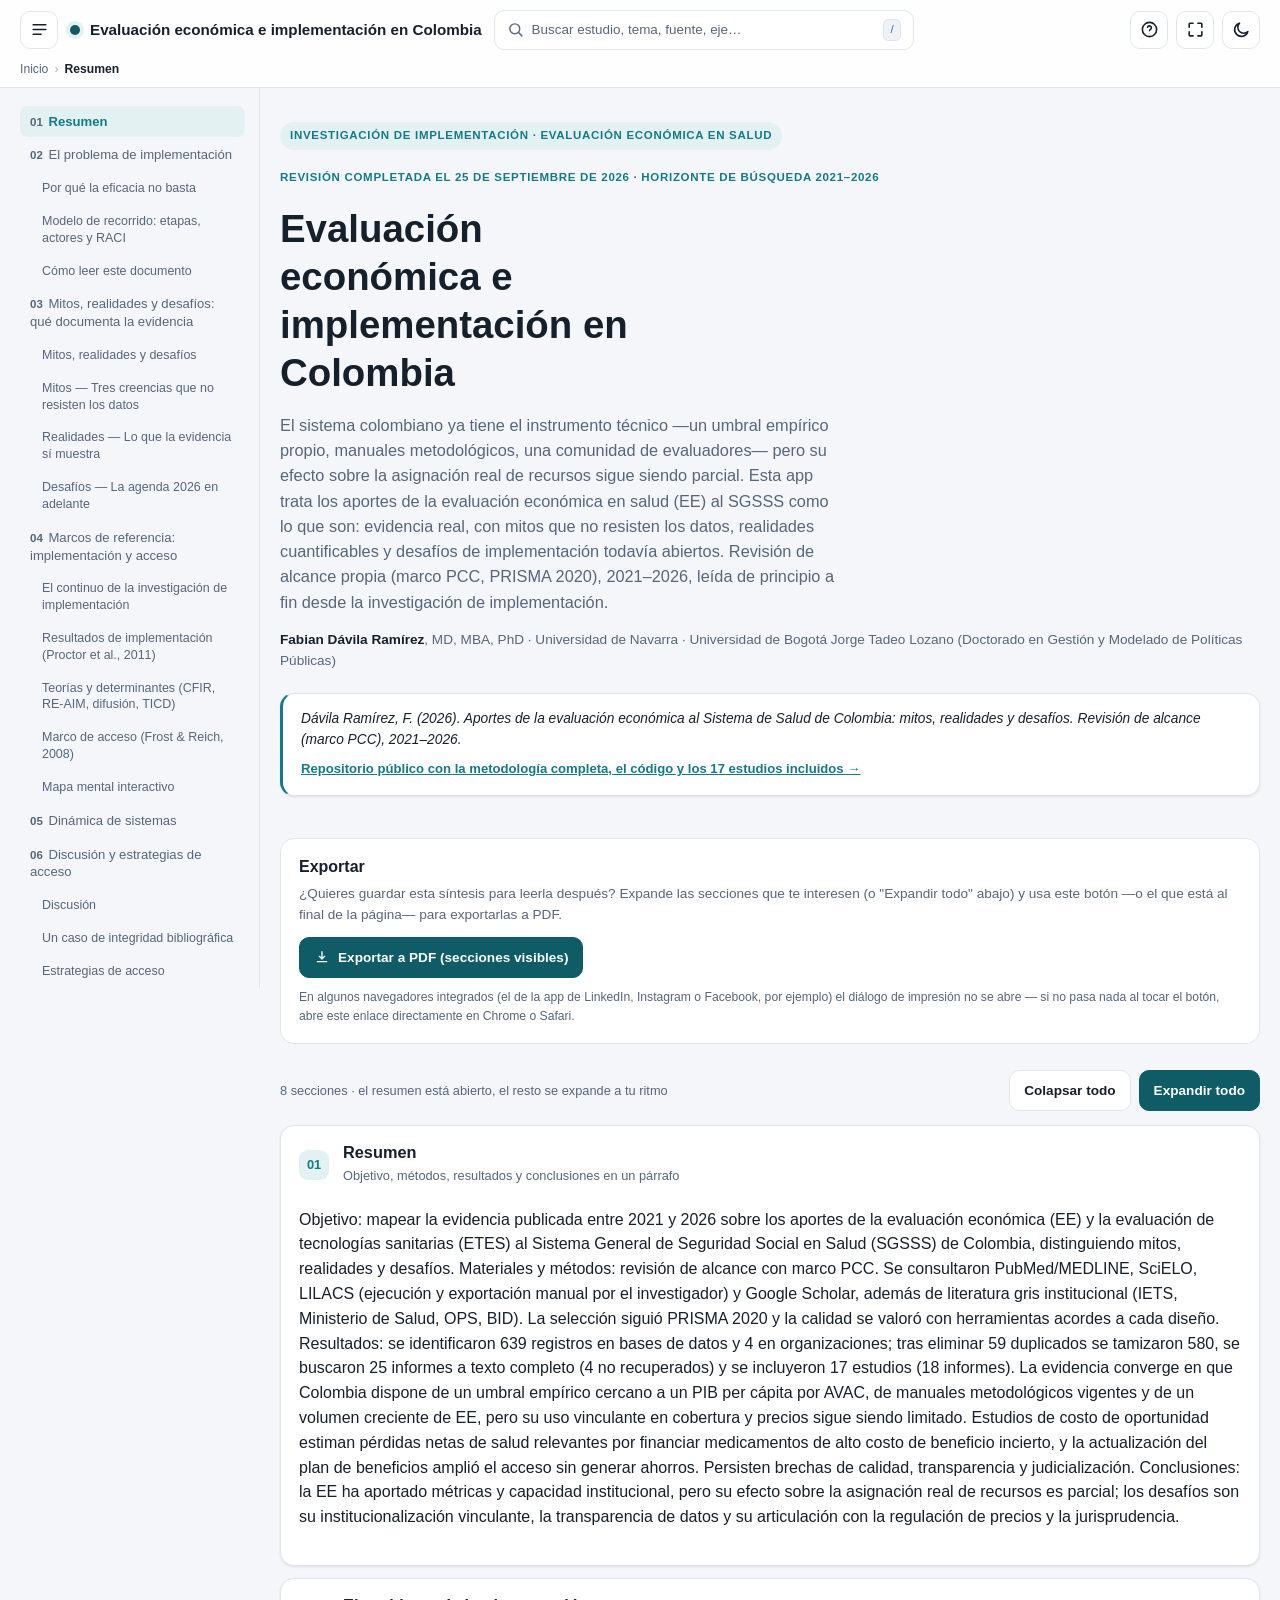
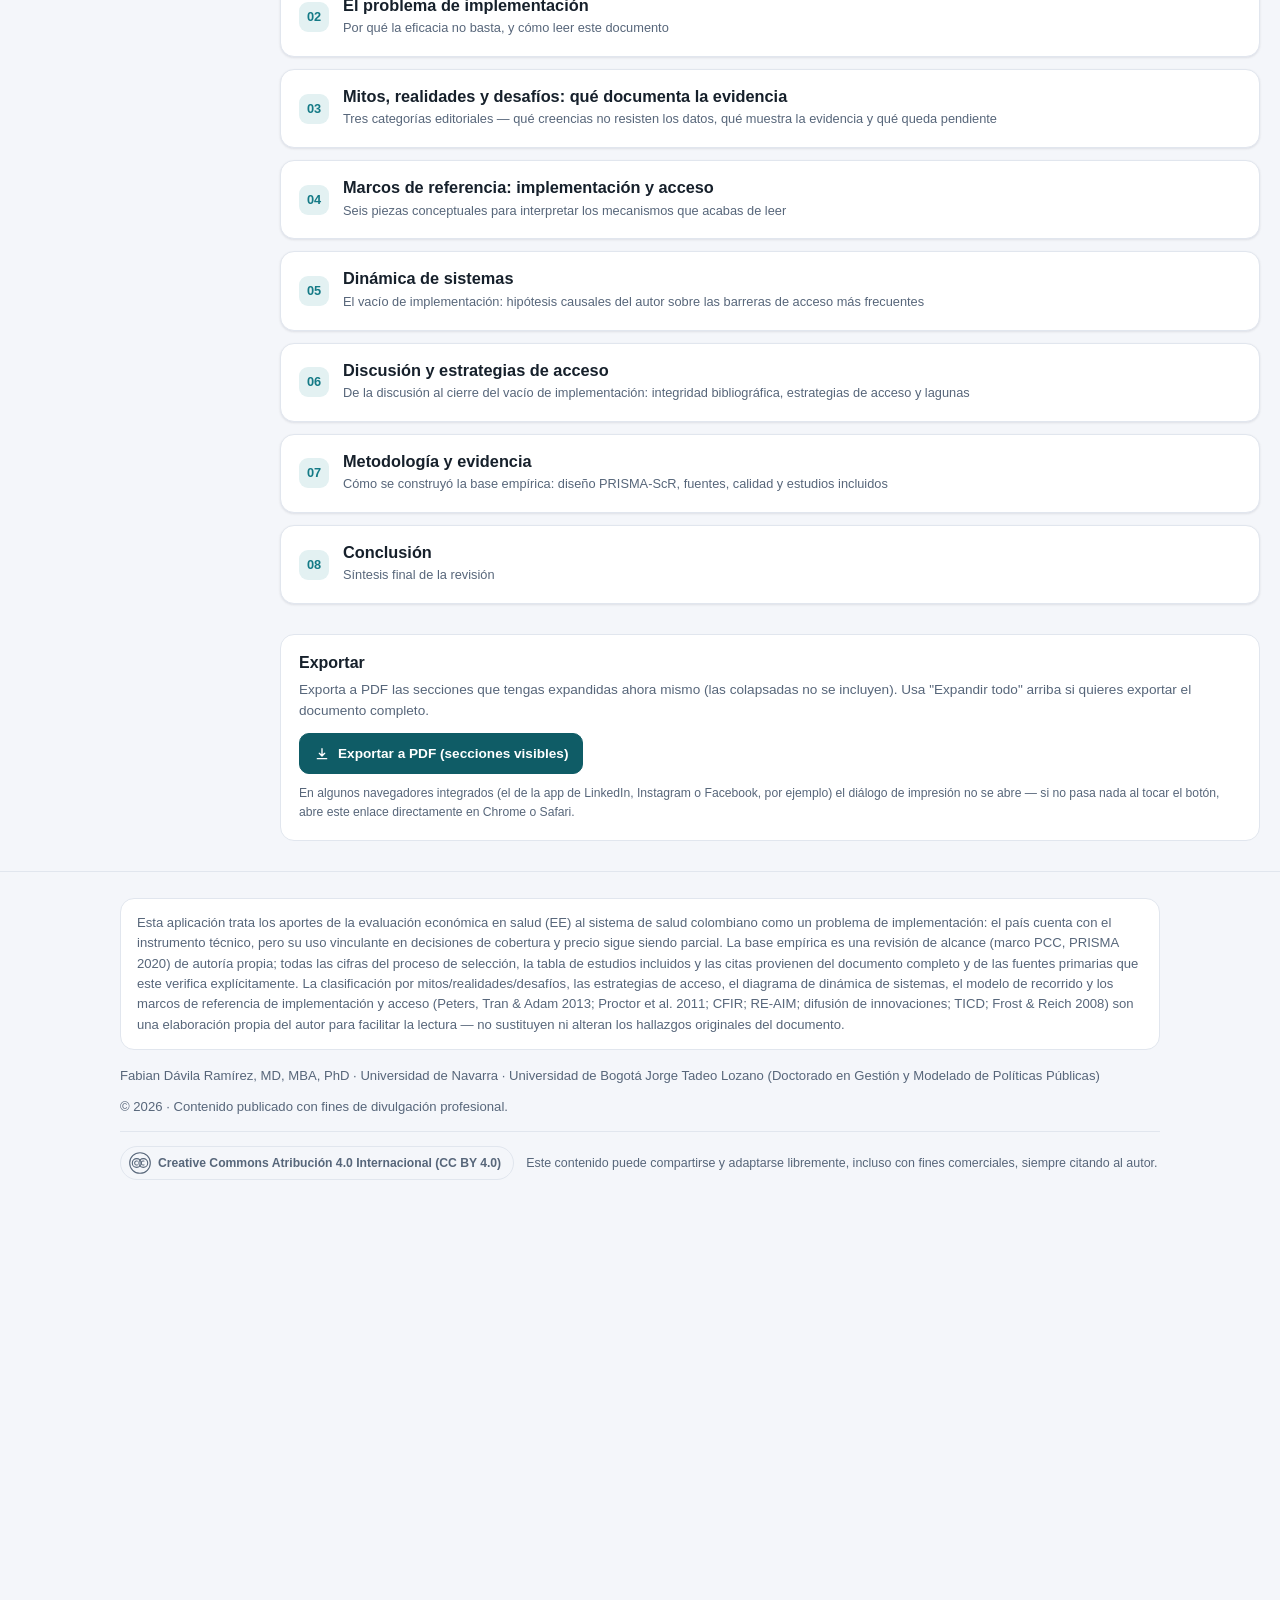
<file: index.html>
<!doctype html>
<html lang="es">
<head>
<meta charset="UTF-8">
<meta name="viewport" content="width=device-width, initial-scale=1, viewport-fit=cover">
<title>Evaluación económica e implementación en Colombia — Explorador interactivo</title>
<meta name="description" content="Mitos, realidades y desafíos de la evaluación económica en salud en Colombia: por qué la capacidad técnica instalada del IETS rara vez se traduce en decisiones vinculantes de cobertura o precio. Investigación de implementación, con una revisión sistemática exploratoria propia (PRISMA-ScR) como base empírica.">
<meta name="color-scheme" content="light dark">
<link rel="icon" href="data:image/svg+xml,<svg xmlns=%22http://www.w3.org/2000/svg%22 viewBox=%220 0 100 100%22><text y=%22.9em%22 font-size=%2290%22>🔗</text></svg>">
<link rel="stylesheet" href="css/style.css">

<meta property="og:title" content="Evaluación económica e implementación en Colombia — Explorador interactivo">
<meta property="og:description" content="Mitos, realidades y desafíos de la evaluación económica en salud en Colombia: por qué la capacidad técnica instalada del IETS rara vez se traduce en decisiones vinculantes de cobertura o precio. Investigación de implementación, con una revisión sistemática exploratoria propia (PRISMA-ScR) como base empírica.">
<meta property="og:type" content="website">
</head>
<body>

<a href="#main" class="sr-only">Saltar al contenido</a>

<header class="site-header">
  <div class="container bar">
    <button class="icon-btn toc-toggle" id="toc-toggle" type="button" aria-label="Abrir índice" aria-expanded="false" aria-controls="sidebar">
      <svg viewBox="0 0 24 24" fill="none" stroke="currentColor" stroke-width="2" stroke-linecap="round"><path d="M4 6h16M4 12h16M4 18h10"/></svg>
    </button>
    <div class="brand">
      <span class="dot" aria-hidden="true"></span>
      <span id="brand-title">Evaluación Económica</span>
    </div>
    <button class="search-trigger" id="search-trigger" type="button" aria-haspopup="dialog" aria-controls="search-panel">
      <svg viewBox="0 0 24 24" fill="none" stroke="currentColor" stroke-width="2" stroke-linecap="round"><circle cx="11" cy="11" r="7"/><path d="M21 21l-4.3-4.3"/></svg>
      <span>Buscar estudio, tema, fuente, eje…</span>
      <kbd>/</kbd>
    </button>
    <div class="header-actions">
      <button class="icon-btn" id="help-toggle" type="button" aria-label="Atajos de teclado" aria-haspopup="dialog" aria-controls="shortcuts-panel" title="Atajos de teclado (?)">
        <svg viewBox="0 0 24 24" fill="none" stroke="currentColor" stroke-width="2" stroke-linecap="round" stroke-linejoin="round"><circle cx="12" cy="12" r="9"/><path d="M9.5 9.2a2.5 2.5 0 0 1 4.9.8c0 1.6-2.4 1.8-2.4 3.4"/><circle cx="12" cy="16.8" r=".4" fill="currentColor" stroke="none"/></svg>
      </button>
      <button class="icon-btn" id="focus-toggle" type="button" aria-label="Modo de lectura enfocada" aria-pressed="false" title="Modo de lectura enfocada">
        <svg viewBox="0 0 24 24" fill="none" stroke="currentColor" stroke-width="2" stroke-linecap="round" stroke-linejoin="round"><path d="M4 9V5a1 1 0 0 1 1-1h4M20 9V5a1 1 0 0 0-1-1h-4M4 15v4a1 1 0 0 0 1 1h4M20 15v4a1 1 0 0 1-1 1h-4"/></svg>
      </button>
      <button class="icon-btn theme-toggle" id="theme-toggle" type="button" aria-label="Cambiar modo claro/oscuro" title="Modo claro / oscuro">
        <svg class="sun" viewBox="0 0 24 24" fill="none" stroke="currentColor" stroke-width="2" stroke-linecap="round"><circle cx="12" cy="12" r="4.2"/><path d="M12 2.5v2.4M12 19.1v2.4M4.4 4.4l1.7 1.7M17.9 17.9l1.7 1.7M2.5 12h2.4M19.1 12h2.4M4.4 19.6l1.7-1.7M17.9 6.1l1.7-1.7"/></svg>
        <svg class="moon" viewBox="0 0 24 24" fill="none" stroke="currentColor" stroke-width="2" stroke-linecap="round" stroke-linejoin="round"><path d="M20 14.5A8.5 8.5 0 1 1 9.5 4a6.8 6.8 0 0 0 10.5 10.5z"/></svg>
      </button>
    </div>
  </div>
  <nav class="breadcrumb" id="breadcrumb" aria-label="Ruta de navegación"></nav>
</header>

<!-- Search overlay -->
<div class="search-panel" id="search-panel" role="dialog" aria-modal="true" aria-label="Buscar en el explorador" hidden>
  <div class="search-panel-inner">
    <div class="search-input-row">
      <svg viewBox="0 0 24 24" fill="none" stroke="currentColor" stroke-width="2" stroke-linecap="round"><circle cx="11" cy="11" r="7"/><path d="M21 21l-4.3-4.3"/></svg>
      <input type="text" id="search-input" placeholder="Estudio, autor, tema, fuente, eje…" autocomplete="off" aria-label="Texto de búsqueda" aria-controls="search-results" aria-expanded="false" role="combobox" aria-autocomplete="list">
      <button class="icon-btn" id="search-close" type="button" aria-label="Cerrar búsqueda (Esc)">
        <svg viewBox="0 0 24 24" fill="none" stroke="currentColor" stroke-width="2" stroke-linecap="round"><path d="M6 6l12 12M18 6L6 18"/></svg>
      </button>
    </div>
    <ul class="search-results" id="search-results" role="listbox" aria-label="Resultados de búsqueda"></ul>
    <p class="search-hint">↑ / ↓ para navegar · Enter para ir · Esc para cerrar</p>
  </div>
</div>

<!-- Keyboard shortcuts help -->
<div class="shortcuts-panel" id="shortcuts-panel" role="dialog" aria-modal="true" aria-label="Atajos de teclado" hidden>
  <div class="shortcuts-panel-inner">
    <div class="shortcuts-head">
      <h2>Atajos de teclado</h2>
      <button class="icon-btn" id="shortcuts-close" type="button" aria-label="Cerrar (Esc)">
        <svg viewBox="0 0 24 24" fill="none" stroke="currentColor" stroke-width="2" stroke-linecap="round"><path d="M6 6l12 12M18 6L6 18"/></svg>
      </button>
    </div>
    <dl class="shortcuts-list">
      <div><dt><kbd>/</kbd></dt><dd>Abrir el buscador</dd></div>
      <div><dt><kbd>Esc</kbd></dt><dd>Cerrar buscador, ayuda o índice móvil</dd></div>
      <div><dt><kbd>↑</kbd> <kbd>↓</kbd></dt><dd>Moverse entre resultados de búsqueda</dd></div>
      <div><dt><kbd>Enter</kbd></dt><dd>Ir al resultado resaltado</dd></div>
      <div><dt><kbd>?</kbd></dt><dd>Abrir/cerrar esta ayuda</dd></div>
    </dl>
  </div>
</div>

<div class="layout">
  <div class="sidebar-scrim" id="sidebar-scrim" hidden></div>
  <aside class="sidebar" id="sidebar" aria-label="Índice de contenidos">
    <nav class="toc" id="toc" aria-label="Secciones"></nav>
    <div class="sidebar-footer">
      <button class="btn sources-panel-btn" id="sources-panel-btn" type="button">Panel de fuentes</button>
    </div>
  </aside>

  <main id="main">
    <div class="container">
      <section class="hero">
        <span class="eyebrow" id="hero-framework">Revisión sistemática exploratoria</span>
        <span class="eyebrow" id="hero-period" style="background:transparent;padding-left:0"></span>
        <h1 id="hero-title">Evaluación económica e implementación en Colombia</h1>
        <p class="lede" id="hero-lede">El sistema colombiano ya tiene el instrumento técnico —un umbral empírico propio, manuales metodológicos, una comunidad de evaluadores— pero su efecto sobre la asignación real de recursos sigue siendo parcial. Explorador interactivo de una revisión de alcance propia (PRISMA 2020), 2021–2026, leída desde la investigación de implementación.</p>
        <p class="byline" id="byline"></p>
        <div class="stat-grid" id="stat-grid"></div>
      </section>

      <!-- Botón de exportar duplicado al inicio y al final — mismo control global,
           nunca uno por sección (ver references/arquitectura-js.md, "Exportar a PDF"). -->
      <section class="export-panel export-panel-top" aria-labelledby="export-panel-top-title">
        <h2 id="export-panel-top-title">Exportar</h2>
        <p class="export-panel-intro">¿Quieres guardar esta síntesis para leerla después? Expande las secciones que te interesen (o "Expandir todo" abajo) y usa este botón —o el que está al final de la página— para exportarlas a PDF.</p>
        <button class="btn btn-primary js-export-pdf" type="button">
          <svg viewBox="0 0 24 24" fill="none" stroke="currentColor" stroke-width="2" stroke-linecap="round" stroke-linejoin="round" width="16" height="16" aria-hidden="true"><path d="M12 4v11m0 0l-4-4m4 4l4-4M5 19h14"/></svg>
          Exportar a PDF (secciones visibles)
        </button>
        <p class="export-panel-hint">En algunos navegadores integrados (el de la app de LinkedIn, Instagram o Facebook, por ejemplo) el diálogo de impresión no se abre — si no pasa nada al tocar el botón, abre este enlace directamente en Chrome o Safari.</p>
      </section>

      <div class="toolbar">
        <span class="hint" id="section-count-hint"></span>
        <div style="display:flex;gap:8px;flex-wrap:wrap">
          <button class="btn" id="collapse-all" type="button">Colapsar todo</button>
          <button class="btn btn-primary" id="expand-all" type="button">Expandir todo</button>
        </div>
      </div>

      <!-- El motor (app.js) llena este contenedor a partir de SECTIONS -->
      <div class="accordion" id="accordion"></div>

      <section class="export-panel" aria-labelledby="export-panel-title">
        <h2 id="export-panel-title">Exportar</h2>
        <p class="export-panel-intro">Exporta a PDF las secciones que tengas expandidas ahora mismo (las colapsadas no se incluyen). Usa "Expandir todo" arriba si quieres exportar el documento completo.</p>
        <button class="btn btn-primary js-export-pdf" type="button">
          <svg viewBox="0 0 24 24" fill="none" stroke="currentColor" stroke-width="2" stroke-linecap="round" stroke-linejoin="round" width="16" height="16" aria-hidden="true"><path d="M12 4v11m0 0l-4-4m4 4l4-4M5 19h14"/></svg>
          Exportar a PDF (secciones visibles)
        </button>
        <p class="export-panel-hint">En algunos navegadores integrados (el de la app de LinkedIn, Instagram o Facebook, por ejemplo) el diálogo de impresión no se abre — si no pasa nada al tocar el botón, abre este enlace directamente en Chrome o Safari.</p>
      </section>

      <section class="sources-panel" id="sources-panel" aria-labelledby="sources-panel-title" hidden>
        <h2 id="sources-panel-title">Panel de fuentes</h2>
        <p class="sources-panel-intro">Todas las fuentes con URL pública verificable citadas en esta aplicación, en un solo lugar.</p>
        <div id="sources-panel-body"></div>
      </section>
    </div>
  </main>
</div>

<button class="scroll-top" id="scroll-top" type="button" aria-label="Volver arriba" hidden>
  <svg viewBox="0 0 24 24" fill="none" stroke="currentColor" stroke-width="2.2" stroke-linecap="round" stroke-linejoin="round"><path d="M12 19V5M5 12l7-7 7 7"/></svg>
</button>

<footer class="site-footer">
  <div class="container">
    <div class="disclaimer" id="footer-disclaimer"></div>
    <p id="footer-author"></p>
    <p>© <span id="year"></span> · Contenido publicado con fines de divulgación profesional.</p>
    <div class="cc-block">
      <a class="cc-badge" id="cc-badge" href="#" target="_blank" rel="license noopener noreferrer"></a>
      <p id="footer-license-text"></p>
    </div>
  </div>
</footer>

<script src="js/data.js"></script>
<script src="js/app.js"></script>
</body>
</html>
</file>
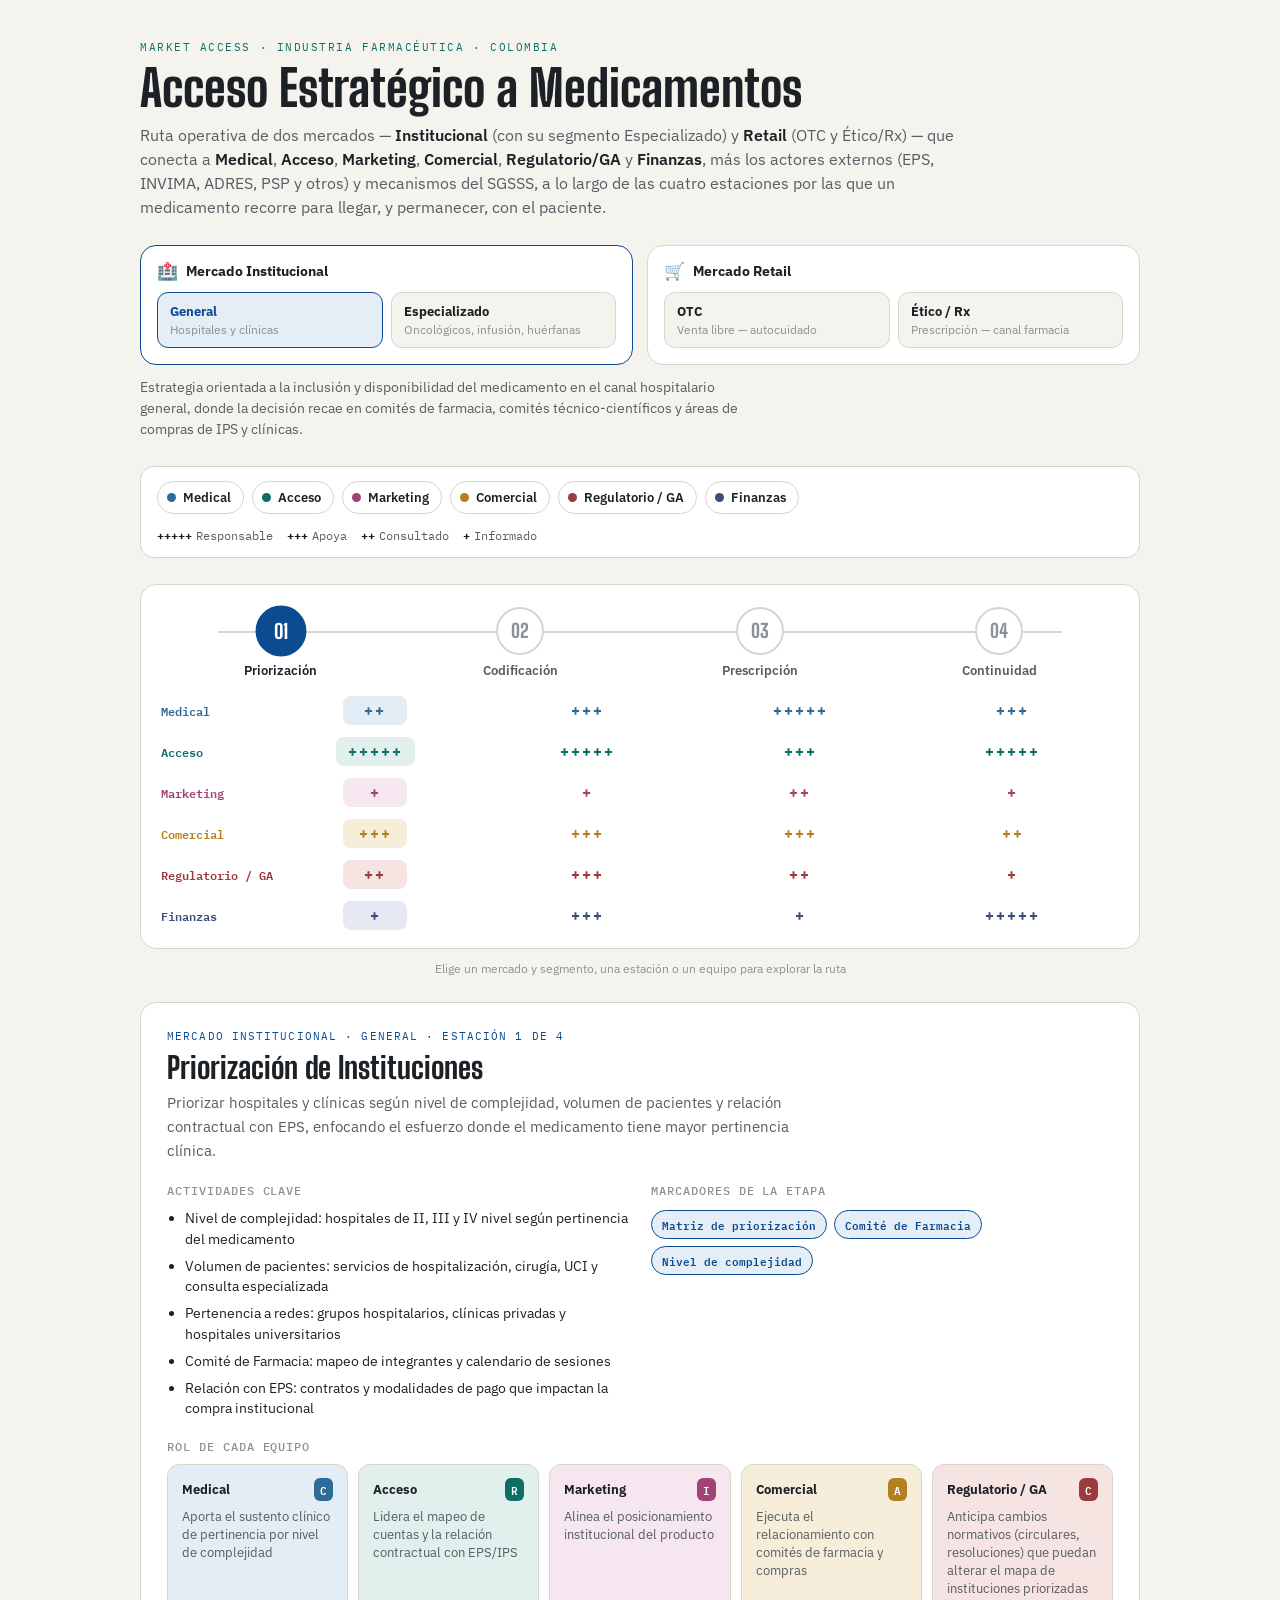
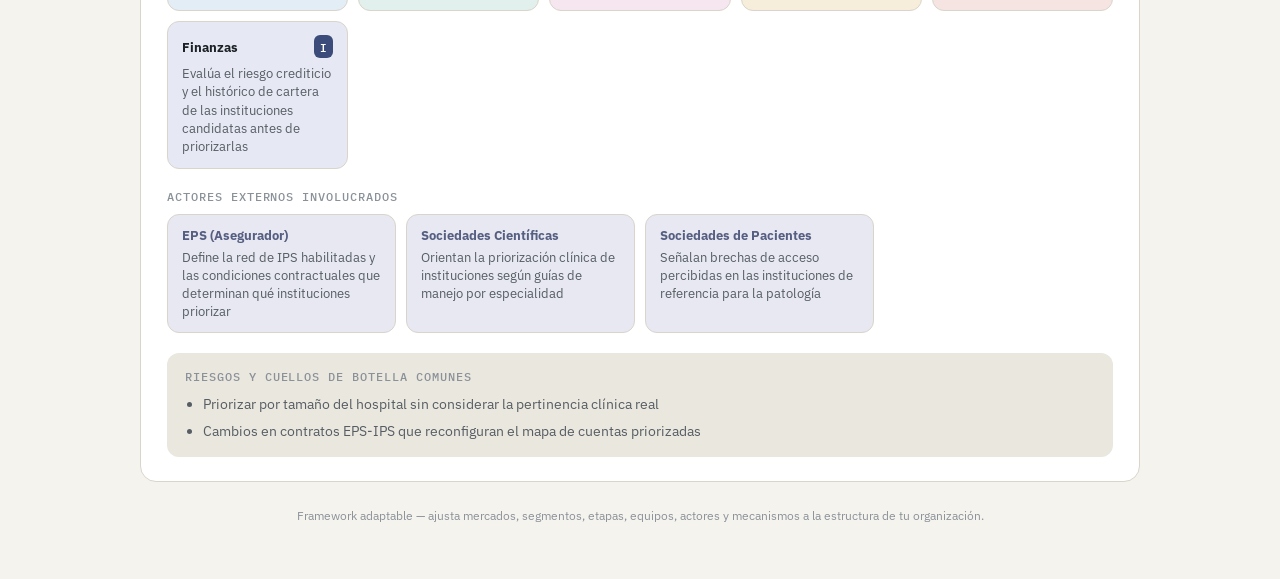
<file: acceso-estrategico-medicamentos.html>
<!doctype html>
<meta charset="UTF-8">
<meta name="viewport" content="width=device-width, initial-scale=1">
<title>Acceso Estratégico a Medicamentos</title>
<meta name="description" content="Mapa de ruta operativo del acceso a medicamentos en Colombia — 4 etapas, 2 mercados, 6 equipos y mecanismos del SGSSS (VNP, Giro Directo, UNIRS). Herramienta interactiva del autor.">
<link rel="preconnect" href="https://fonts.googleapis.com">
<link rel="preconnect" href="https://fonts.gstatic.com" crossorigin>
<link href="https://fonts.googleapis.com/css2?family=Big+Shoulders+Display:wght@700;800&family=IBM+Plex+Sans:wght@400;500;600;700&family=IBM+Plex+Mono:wght@500&display=swap" rel="stylesheet">
<style>
  :root{
    --bg: #F5F3EE;
    --surface: #FFFFFF;
    --surface-2: #EAE7DF;
    --ink: #1C2126;
    --ink-soft: #565D63;
    --ink-faint: #8A9198;
    --line: #D9D5CA;
    --accent: #0E6E66;
    --ring: #0E6E6633;

    --team-medical: #2E6C97;
    --team-medical-soft: #E3EDF5;
    --team-acceso: #0E6E66;
    --team-acceso-soft: #E1F0EC;
    --team-marketing: #A34277;
    --team-marketing-soft: #F5E6EF;
    --team-comercial: #B47F1F;
    --team-comercial-soft: #F6EDDA;
    --team-regulatorio: #9C3B3B;
    --team-regulatorio-soft: #F6E4E2;
    --team-finanzas: #3B4C7A;
    --team-finanzas-soft: #E6E9F3;

    --ch-institucional: #0B4C91;
    --ch-institucional-soft: #E5EDF7;
    --ch-especializado: #B14A16;
    --ch-especializado-soft: #F8EAE0;
    --ch-retail: #1B7F5A;
    --ch-retail-soft: #E4F2EB;
    --ch-etico: #0E7A82;
    --ch-etico-soft: #E1F1F1;

    --ext: #565F82;
    --ext-soft: #E7E8F1;
    --mech: #6E56A3;
    --mech-soft: #EEE9F6;

    --font-display: 'Big Shoulders Display', 'Arial Narrow', sans-serif;
    --font-body: 'IBM Plex Sans', system-ui, -apple-system, 'Segoe UI', sans-serif;
    --font-mono: 'IBM Plex Mono', ui-monospace, 'SFMono-Regular', monospace;
  }
  @media (prefers-color-scheme: dark){
    :root:not([data-theme="light"]){
      --bg: #14181A;
      --surface: #1C2124;
      --surface-2: #262B2E;
      --ink: #ECEEEE;
      --ink-soft: #ABB2B6;
      --ink-faint: #767D81;
      --line: #343A3D;
      --accent: #57C2B4;

      --team-medical: #7BB0DC;
      --team-medical-soft: #1E2C37;
      --team-acceso: #57C2B4;
      --team-acceso-soft: #1B2E2A;
      --team-marketing: #E092BE;
      --team-marketing-soft: #33232C;
      --team-comercial: #E7B75E;
      --team-comercial-soft: #332A19;
      --team-regulatorio: #E08F8F;
      --team-regulatorio-soft: #34211F;
      --team-finanzas: #94A8DE;
      --team-finanzas-soft: #232A3E;

      --ch-institucional: #6FA8DE;
      --ch-institucional-soft: #1C2A38;
      --ch-especializado: #E08A4F;
      --ch-especializado-soft: #33241A;
      --ch-retail: #5FBE93;
      --ch-retail-soft: #1A2B22;
      --ch-etico: #4FC2C9;
      --ch-etico-soft: #17302F;

      --ext: #A9AFD1;
      --ext-soft: #262A3A;
      --mech: #B79EE0;
      --mech-soft: #2A2438;
    }
  }
  :root[data-theme="dark"]{
      --bg: #14181A;
      --surface: #1C2124;
      --surface-2: #262B2E;
      --ink: #ECEEEE;
      --ink-soft: #ABB2B6;
      --ink-faint: #767D81;
      --line: #343A3D;
      --accent: #57C2B4;

      --team-medical: #7BB0DC;
      --team-medical-soft: #1E2C37;
      --team-acceso: #57C2B4;
      --team-acceso-soft: #1B2E2A;
      --team-marketing: #E092BE;
      --team-marketing-soft: #33232C;
      --team-comercial: #E7B75E;
      --team-comercial-soft: #332A19;
      --team-regulatorio: #E08F8F;
      --team-regulatorio-soft: #34211F;
      --team-finanzas: #94A8DE;
      --team-finanzas-soft: #232A3E;

      --ch-institucional: #6FA8DE;
      --ch-institucional-soft: #1C2A38;
      --ch-especializado: #E08A4F;
      --ch-especializado-soft: #33241A;
      --ch-retail: #5FBE93;
      --ch-retail-soft: #1A2B22;
      --ch-etico: #4FC2C9;
      --ch-etico-soft: #17302F;

      --ext: #A9AFD1;
      --ext-soft: #262A3A;
      --mech: #B79EE0;
      --mech-soft: #2A2438;
  }

  *{box-sizing:border-box;}
  body{ background: var(--bg); color: var(--ink); font-family: var(--font-body); margin:0; }
  .page{ max-width: 1040px; margin: 0 auto; padding: 40px 20px 56px; display:flex; flex-direction:column; gap:26px; }

  /* ---- Header ---- */
  .hero{ display:flex; flex-direction:column; gap:10px; max-width:820px; }
  .eyebrow{ font-family: var(--font-mono); font-size:11px; letter-spacing:.14em; text-transform:uppercase; color: var(--accent); margin:0; }
  h1{ font-family: var(--font-display); font-weight:800; font-size: clamp(32px, 5.6vw, 50px); line-height:0.98; margin:0; text-wrap:balance; color: var(--ink); }
  .lead{ font-size:15.5px; line-height:1.55; color: var(--ink-soft); margin:0; }
  .lead strong{ color:var(--ink); font-weight:600; }

  /* ---- Market / segment selector (two-level) ---- */
  .markets{ display:grid; grid-template-columns:repeat(2,1fr); gap:14px; }
  .market-group{
    border:1.5px solid var(--line); border-radius:16px; padding:14px 16px 16px; background:var(--surface);
    display:flex; flex-direction:column; gap:10px; transition:border-color .15s ease;
  }
  .market-group.is-active{ border-color:var(--mc); }
  .market-label{ display:flex; align-items:center; gap:8px; font-weight:700; font-size:14px; color:var(--ink); }
  .market-label .mk-icon{ font-size:17px; }
  .segment-row{ display:flex; gap:8px; flex-wrap:wrap; }
  .segment-btn{
    flex:1 1 130px; text-align:left; cursor:pointer; padding:10px 12px; border-radius:11px;
    border:1.5px solid var(--line); background:var(--bg); color:var(--ink); font-family:var(--font-body);
    display:flex; flex-direction:column; gap:2px; transition:border-color .15s ease, background .15s ease, transform .12s ease;
  }
  .segment-btn:hover{ transform:translateY(-1px); }
  .segment-btn:focus-visible{ outline:2px solid var(--accent); outline-offset:2px; }
  .seg-name{ font-weight:700; font-size:13px; }
  .seg-sub{ font-size:11.5px; color:var(--ink-faint); }
  .segment-btn[aria-pressed="true"]{ border-color:var(--sc); background:var(--ss); }
  .segment-btn[aria-pressed="true"] .seg-name{ color:var(--sc); }
  .channel-intro{ font-size:13.5px; line-height:1.55; color:var(--ink-soft); margin:0; max-width:78ch; }

  /* ---- Controls: team pills + RACI key ---- */
  .controls{
    display:flex; flex-wrap:wrap; align-items:center; justify-content:space-between; gap:14px;
    padding:14px 16px; background:var(--surface); border:1px solid var(--line); border-radius:14px;
  }
  .team-pills{ display:flex; flex-wrap:wrap; gap:8px; }
  .pill{
    display:inline-flex; align-items:center; gap:7px; padding:7px 12px 7px 9px; border-radius:999px;
    border:1px solid var(--line); background:var(--surface); color:var(--ink);
    font-family:var(--font-body); font-weight:600; font-size:13px; cursor:pointer;
    transition: border-color .15s ease, background .15s ease, transform .1s ease;
  }
  .pill:hover{ transform: translateY(-1px); }
  .pill:focus-visible{ outline:2px solid var(--accent); outline-offset:2px; }
  .pill .dot{ width:9px; height:9px; border-radius:50%; background: var(--dot); flex:none; }
  .pill[aria-pressed="true"]{ background: var(--soft); border-color: var(--dot); color: var(--ink); }
  .raci-key{ display:flex; gap:14px; flex-wrap:wrap; font-size:12px; color:var(--ink-soft); font-family:var(--font-mono); }
  .raci-key b{ color:var(--ink); margin-right:4px; font-family:var(--font-mono); }

  /* ---- Map ---- */
  .map-wrap{ display:flex; flex-direction:column; gap:8px; }
  .map-scroll{ overflow-x:auto; padding-bottom:4px; }
  .map{ min-width: 660px; background:var(--surface); border:1px solid var(--line); border-radius:16px; padding:22px 20px 18px; }
  .stations{ position:relative; display:grid; grid-template-columns: repeat(4, minmax(150px,1fr)); padding-bottom:18px; }
  .station-line{ position:absolute; left:6%; right:6%; top:24px; height:2px; background:var(--line); z-index:0; }
  .station{
    position:relative; z-index:1; display:flex; flex-direction:column; align-items:center; gap:8px;
    background:none; border:none; font-family:var(--font-body); color:var(--ink); cursor:pointer; padding:0;
  }
  .station-num{
    width:48px; height:48px; border-radius:50%; background:var(--surface); border:2px solid var(--line);
    display:flex; align-items:center; justify-content:center; font-family:var(--font-display); font-weight:800;
    font-size:19px; color:var(--ink-faint); transition: border-color .15s ease, color .15s ease, background .15s ease, transform .15s ease;
  }
  .station-label{ font-size:12.5px; font-weight:600; text-align:center; color:var(--ink-soft); max-width:130px; line-height:1.25; }
  .station[aria-pressed="true"] .station-num{ background:var(--sc); border-color:var(--sc); color:#fff; transform:scale(1.06); }
  .station[aria-pressed="true"] .station-label{ color:var(--ink); }
  .station:focus-visible .station-num{ outline:2px solid var(--accent); outline-offset:3px; }

  .tracks{ display:flex; flex-direction:column; gap:12px; }
  .track-row{ display:grid; grid-template-columns: 108px repeat(4, minmax(150px,1fr)); align-items:center; gap:0; }
  .track-name{ font-size:11.5px; font-weight:600; font-family:var(--font-mono); color:var(--tcolor); white-space:nowrap; }
  .track-cell{ display:flex; align-items:center; justify-content:center; padding:0 6px; }
  .plus{
    font-family:var(--font-mono); font-weight:700; font-size:15px; letter-spacing:2px;
    color:var(--tcolor); background:transparent; padding:5px 12px; border-radius:8px;
    min-width:64px; text-align:center; transition: background .15s ease;
  }
  .plus.active-col{ background:var(--tsoft); }
  .plus.none{ color:var(--ink-faint); font-weight:400; letter-spacing:0; }
  .track-row.dimmed .plus{ opacity:.25; }
  .track-row.dimmed .track-name{ opacity:.35; }

  .hint{ margin:0; font-size:12px; color:var(--ink-faint); text-align:center; }

  /* ---- Detail panel ---- */
  .detail{ background:var(--surface); border:1px solid var(--line); border-radius:16px; padding:26px 26px 24px; display:flex; flex-direction:column; gap:20px; }
  .detail-head{ display:flex; flex-direction:column; gap:6px; }
  .detail-eyebrow{ font-family:var(--font-mono); font-size:11px; letter-spacing:.1em; text-transform:uppercase; color:var(--sc); margin:0; }
  .detail-title{ font-family:var(--font-display); font-weight:800; font-size: clamp(22px, 3.2vw, 30px); margin:0; color:var(--ink); }
  .detail-objetivo{ font-size:15px; line-height:1.6; color:var(--ink-soft); margin:0; max-width:70ch; }

  .cols2{ display:grid; grid-template-columns: 1fr 1fr; gap:22px; }
  .block h3{ font-size:12px; text-transform:uppercase; letter-spacing:.08em; color:var(--ink-faint); font-family:var(--font-mono); margin:0 0 10px; font-weight:500; }
  .block ul{ margin:0; padding-left:18px; display:flex; flex-direction:column; gap:7px; }
  .block li{ font-size:13.5px; line-height:1.5; color:var(--ink); }

  .badges{ display:flex; flex-wrap:wrap; gap:7px; margin-top:12px; }
  .badge{ font-family:var(--font-mono); font-size:11px; font-weight:600; padding:4px 10px; border-radius:999px; background:var(--ss); color:var(--sc); border:1px solid var(--sc); }

  .roles-grid{ display:grid; grid-template-columns:repeat(auto-fill, minmax(160px,1fr)); gap:10px; }
  .role-card{
    background:var(--soft); border:1px solid var(--line); border-radius:12px; padding:13px 14px;
    display:flex; flex-direction:column; gap:6px; transition: box-shadow .15s ease, border-color .15s ease, transform .12s ease;
  }
  .role-card.focus{ border-color:var(--dot); box-shadow: 0 0 0 3px var(--ring-local, transparent); transform: translateY(-2px); }
  .role-top{ display:flex; align-items:center; justify-content:space-between; gap:8px; }
  .role-team{ font-size:12.5px; font-weight:700; color:var(--ink); }
  .role-badge{ font-family:var(--font-mono); font-size:11px; font-weight:600; color:#fff; background:var(--dot); border-radius:6px; padding:2px 6px; white-space:nowrap; }
  .role-desc{ font-size:12.5px; line-height:1.45; color:var(--ink-soft); margin:0; }

  .ext-grid{ display:grid; grid-template-columns:repeat(auto-fill, minmax(200px,1fr)); gap:10px; }
  .ext-card{ background:var(--ext-soft); border:1px solid var(--line); border-radius:12px; padding:12px 14px; display:flex; flex-direction:column; gap:5px; }
  .ext-name{ font-size:12.5px; font-weight:700; color:var(--ext); }
  .ext-desc{ font-size:12.5px; line-height:1.45; color:var(--ink-soft); margin:0; }

  .mech-list{ display:flex; flex-direction:column; gap:10px; }
  .mech-item{ background:var(--mech-soft); border-left:3px solid var(--mech); border-radius:8px; padding:11px 14px; }
  .mech-name{ font-family:var(--font-mono); font-size:11.5px; font-weight:700; text-transform:uppercase; letter-spacing:.03em; color:var(--mech); display:block; margin-bottom:4px; }
  .mech-desc{ font-size:13px; line-height:1.5; color:var(--ink); margin:0; }

  .risks{ background:var(--surface-2); border-radius:12px; padding:16px 18px; }
  .risks h3{ font-family:var(--font-mono); font-size:12px; text-transform:uppercase; letter-spacing:.08em; color:var(--ink-faint); font-weight:500; margin:0 0 10px; }
  .risks ul{ margin:0; padding-left:18px; display:flex; flex-direction:column; gap:6px; }
  .risks li{ font-size:13.5px; line-height:1.5; color:var(--ink-soft); }

  .foot{ text-align:center; }
  .foot p{ font-size:12px; color:var(--ink-faint); margin:0; }

  @media (max-width: 760px){
    .markets{ grid-template-columns:1fr; }
    .cols2{ grid-template-columns:1fr; }
    .roles-grid{ grid-template-columns:repeat(2,1fr); }
    .controls{ flex-direction:column; align-items:flex-start; }
  }
  @media (max-width: 460px){ .roles-grid{ grid-template-columns:1fr; } }
  @media (prefers-reduced-motion: reduce){ *{ transition:none !important; } }
</style>

<div class="page">

  <header class="hero">
    <p class="eyebrow">Market Access · Industria Farmacéutica · Colombia</p>
    <h1>Acceso Estratégico a Medicamentos</h1>
    <p class="lead">Ruta operativa de dos mercados — <strong>Institucional</strong> (con su segmento Especializado) y <strong>Retail</strong> (OTC y Ético/Rx) — que conecta a <strong>Medical</strong>, <strong>Acceso</strong>, <strong>Marketing</strong>, <strong>Comercial</strong>, <strong>Regulatorio/GA</strong> y <strong>Finanzas</strong>, más los actores externos (EPS, INVIMA, ADRES, PSP y otros) y mecanismos del SGSSS, a lo largo de las cuatro estaciones por las que un medicamento recorre para llegar, y permanecer, con el paciente.</p>
  </header>

  <section aria-label="Mercado y segmento" style="display:flex;flex-direction:column;gap:12px;">
    <div class="markets" id="markets"></div>
    <p class="channel-intro" id="channelIntro"></p>
  </section>

  <section class="controls" aria-label="Equipos y convenciones">
    <div class="team-pills" id="teamPills"></div>
    <div class="raci-key" aria-label="Significado de niveles RACI">
      <span><b>+++++</b>Responsable</span>
      <span><b>+++</b>Apoya</span>
      <span><b>++</b>Consultado</span>
      <span><b>+</b>Informado</span>
    </div>
  </section>

  <section class="map-wrap" aria-label="Mapa de ruta de acceso">
    <div class="map-scroll">
      <div class="map" id="map">
        <div class="stations" id="stations"><div class="station-line"></div></div>
        <div class="tracks" id="tracks"></div>
      </div>
    </div>
    <p class="hint">Elige un mercado y segmento, una estación o un equipo para explorar la ruta</p>
  </section>

  <section class="detail" id="detail" aria-live="polite"></section>

  <footer class="foot">
    <p>Framework adaptable — ajusta mercados, segmentos, etapas, equipos, actores y mecanismos a la estructura de tu organización.</p>
  </footer>

</div>

<script>
(function(){
  var TEAMS = [
    { key:'medical',     name:'Medical',       color:'--team-medical',     soft:'--team-medical-soft' },
    { key:'acceso',      name:'Acceso',        color:'--team-acceso',      soft:'--team-acceso-soft' },
    { key:'marketing',   name:'Marketing',     color:'--team-marketing',   soft:'--team-marketing-soft' },
    { key:'comercial',   name:'Comercial',     color:'--team-comercial',   soft:'--team-comercial-soft' },
    { key:'regulatorio', name:'Regulatorio / GA', color:'--team-regulatorio', soft:'--team-regulatorio-soft' },
    { key:'finanzas',    name:'Finanzas',      color:'--team-finanzas',    soft:'--team-finanzas-soft' }
  ];

  var RACI = {
    R: { label:'Responsable', weight:5 },
    A: { label:'Apoya',       weight:3 },
    C: { label:'Consultado',  weight:2 },
    I: { label:'Informado',   weight:1 }
  };

  var EXTERNOS_META = {
    invima:       'INVIMA',
    cientificas:  'Sociedades Científicas',
    pacientes:    'Sociedades de Pacientes',
    importadores: 'Importadores',
    adres:        'ADRES',
    eps:          'EPS (Asegurador)',
    psp:          'Programa de Soporte al Paciente (PSP)',
    logisticos:   'Operadores Logísticos',
    gestores:     'Gestores Farmacéuticos',
    dispensacion: 'Centros de Dispensación / Infusión'
  };

  var MECANISMOS = {
    vnp: {
      name:'Vital No Disponible (VNP)',
      desc:'Mecanismo administrado por INVIMA que permite el ingreso y uso de un medicamento sin registro sanitario vigente en Colombia, cuando constituye la única alternativa terapéutica disponible para una condición que pone en riesgo la vida. El importador gestiona el ingreso bajo condiciones especiales de vigilancia y trazabilidad.'
    },
    giro: {
      name:'Giro Directo',
      desc:'Mecanismo de ADRES que gira los recursos directamente a la IPS o al prestador, sin pasar por la EPS, para reducir los tiempos de pago y la cartera que puede afectar la disponibilidad de tratamientos de alto costo.'
    },
    unirs: {
      name:'UNIRS · Uso No Incluido en Registro Sanitario',
      desc:'Mecanismo del Ministerio de Salud e INVIMA que permite prescribir un medicamento ya registrado en una indicación, dosis, vía o población distinta a la aprobada, cuando existe evidencia de eficacia y seguridad. Las sociedades científicas nominan el uso, INVIMA lo evalúa y publica el listado, y la prescripción se habilita en MIPRES con aprobación de la Junta de Profesionales de la Salud.'
    }
  };

  // Two-level structure: Mercado -> Segmento (leaf channel)
  var MARKETS = [
    {
      key:'institucional', name:'Mercado Institucional', icon:'🏥',
      segments:[
        { key:'general', name:'General', sub:'Hospitales y clínicas', color:'--ch-institucional', soft:'--ch-institucional-soft',
          intro:'Estrategia orientada a la inclusión y disponibilidad del medicamento en el canal hospitalario general, donde la decisión recae en comités de farmacia, comités técnico-científicos y áreas de compras de IPS y clínicas.' },
        { key:'especializado', name:'Especializado', sub:'Oncológicos, infusión, huérfanas', color:'--ch-especializado', soft:'--ch-especializado-soft',
          intro:'Sub-segmento del mercado institucional para medicamentos de alto costo y alta complejidad, donde intervienen centros de referencia, unidades de infusión y mecanismos especiales de registro y financiación.' }
      ]
    },
    {
      key:'retail', name:'Mercado Retail', icon:'🛒',
      segments:[
        { key:'otc', name:'OTC', sub:'Venta libre — autocuidado', color:'--ch-retail', soft:'--ch-retail-soft',
          intro:'Estrategia centrada en la disponibilidad y rotación de medicamentos de venta libre (OTC) en farmacias, cadenas y grandes superficies, con decisión de compra impulsada por el consumidor y el personal de mostrador.' },
        { key:'etico', name:'Ético / Rx', sub:'Prescripción — canal farmacia', color:'--ch-etico', soft:'--ch-etico-soft',
          intro:'Estrategia para medicamentos éticos (de prescripción) dispensados en el canal retail, donde la demanda depende del prescriptor externo y la continuidad depende de la renovación de fórmula y el reconocimiento del asegurador.' }
      ]
    }
  ];

  var DATA = {
    'institucional-general': [
      {
        num:1, short:'Priorización', name:'Priorización de Instituciones',
        objetivo:'Priorizar hospitales y clínicas según nivel de complejidad, volumen de pacientes y relación contractual con EPS, enfocando el esfuerzo donde el medicamento tiene mayor pertinencia clínica.',
        actividades:[
          'Nivel de complejidad: hospitales de II, III y IV nivel según pertinencia del medicamento',
          'Volumen de pacientes: servicios de hospitalización, cirugía, UCI y consulta especializada',
          'Pertenencia a redes: grupos hospitalarios, clínicas privadas y hospitales universitarios',
          'Comité de Farmacia: mapeo de integrantes y calendario de sesiones',
          'Relación con EPS: contratos y modalidades de pago que impactan la compra institucional'
        ],
        badges:['Matriz de priorización','Comité de Farmacia','Nivel de complejidad'],
        roles:{
          acceso:{level:'R', desc:'Lidera el mapeo de cuentas y la relación contractual con EPS/IPS'},
          comercial:{level:'A', desc:'Ejecuta el relacionamiento con comités de farmacia y compras'},
          medical:{level:'C', desc:'Aporta el sustento clínico de pertinencia por nivel de complejidad'},
          marketing:{level:'I', desc:'Alinea el posicionamiento institucional del producto'},
          regulatorio:{level:'C', desc:'Anticipa cambios normativos (circulares, resoluciones) que puedan alterar el mapa de instituciones priorizadas'},
          finanzas:{level:'I', desc:'Evalúa el riesgo crediticio y el histórico de cartera de las instituciones candidatas antes de priorizarlas'}
        },
        externos:{
          eps:'Define la red de IPS habilitadas y las condiciones contractuales que determinan qué instituciones priorizar',
          cientificas:'Orientan la priorización clínica de instituciones según guías de manejo por especialidad',
          pacientes:'Señalan brechas de acceso percibidas en las instituciones de referencia para la patología'
        },
        mecanismos:[],
        riesgos:[
          'Priorizar por tamaño del hospital sin considerar la pertinencia clínica real',
          'Cambios en contratos EPS-IPS que reconfiguran el mapa de cuentas priorizadas'
        ]
      },
      {
        num:2, short:'Codificación', name:'Codificación del Producto',
        objetivo:'Formalizar el registro y homologación del medicamento en los sistemas institucionales, desde el registro INVIMA hasta la parametrización de precio, facturación y flujo de pago.',
        actividades:[
          'Registro INVIMA: vigencia y condiciones para uso institucional',
          'Homologación en el maestro institucional: códigos CUM, IUM y CUPS en el sistema del hospital',
          'Presentaciones hospitalarias: viales, ampollas, bolsas de infusión y empaques clínicos',
          'Codificación para facturación: integración con el sistema de cuentas médicas y auditoría',
          'Precio institucional: negociación y alineación con techos regulatorios'
        ],
        badges:['CUM','IUM','CUPS','Presentación hospitalaria'],
        roles:{
          acceso:{level:'R', desc:'Negocia el precio institucional y gestiona la homologación CUM/IUM/CUPS'},
          comercial:{level:'A', desc:'Coordina con compras y facturación la activación operativa del código'},
          medical:{level:'A', desc:'Sustenta condiciones de uso y presentación ante el comité técnico'},
          marketing:{level:'I', desc:'Provee material técnico de soporte a la negociación'},
          regulatorio:{level:'A', desc:'Verifica el cumplimiento del registro sanitario vigente y el techo de precio CNPMDM en la homologación institucional'},
          finanzas:{level:'A', desc:'Define las condiciones de pago, plazos y cupo de crédito en la negociación del precio institucional'}
        },
        externos:{
          eps:'Reconoce el código institucional dentro de su red y determina, junto con ADRES, si aplica Giro Directo',
          invima:'Mantiene vigente el registro sanitario que sustenta la homologación institucional (CUM/IUM)',
          adres:'Determina si aplica Giro Directo, lo que condiciona el flujo de pago de la EPS hacia la IPS',
          gestores:'Administran el maestro farmacéutico institucional y la dispensación intrahospitalaria, a menudo bajo modelos de operación tercerizada',
          logisticos:'Garantizan el transporte, almacenamiento y cadena de frío del producto hasta la farmacia institucional'
        },
        mecanismos:['giro'],
        riesgos:[
          'Errores de homologación CUM/IUM/CUPS que bloquean la facturación',
          'Desalineación entre el precio institucional negociado y los techos regulatorios (CNPMDM)'
        ]
      },
      {
        num:3, short:'Prescripción', name:'Prescripción del Producto',
        objetivo:'Lograr la inclusión en guías institucionales y sostener una prescripción adecuada, respaldada por el Comité de Farmacia y Terapéutica y, cuando aplica, por el mecanismo UNIRS.',
        actividades:[
          'Inclusión en guías institucionales: protocolos de manejo y vías clínicas',
          'Aprobación del Comité de Farmacia y Terapéutica: sustentación de eficacia, seguridad y costo',
          'Formación a especialistas: médicos tratantes, anestesiólogos, oncólogos, infectólogos, etc.',
          'Habilitación en historia clínica electrónica: prescripción dentro del sistema institucional',
          'Uso en protocolos de alto costo: articulación con MIPRES cuando aplique'
        ],
        badges:['Guías institucionales','Comité de Farmacia','Historia clínica','MIPRES'],
        roles:{
          medical:{level:'R', desc:'Lidera la sustentación clínica ante el Comité de Farmacia y Terapéutica y la formación a especialistas'},
          acceso:{level:'A', desc:'Habilita la prescripción en MIPRES y resuelve barreras de autorización'},
          comercial:{level:'A', desc:'Da seguimiento a la adopción en historia clínica electrónica'},
          marketing:{level:'C', desc:'Desarrolla materiales de soporte alineados a las guías institucionales'},
          regulatorio:{level:'C', desc:'Evalúa el marco normativo de MIPRES y UNIRS aplicable a la inclusión en guías institucionales'},
          finanzas:{level:'I', desc:'Monitorea el impacto de la prescripción aprobada sobre el volumen facturado proyectado'}
        },
        externos:{
          eps:'Autoriza el trámite MIPRES y la junta de profesionales cuando el uso lo requiere',
          cientificas:'Actualizan las guías de práctica clínica y pueden nominar usos UNIRS cuando la evidencia lo respalda',
          invima:'Evalúa las nominaciones UNIRS y publica el listado que habilita su prescripción',
          psp:'Inicia la afiliación temprana del paciente al Programa de Soporte al Paciente (PSP) desde el momento de la prescripción'
        },
        mecanismos:['unirs'],
        riesgos:[
          'Rechazo o aplazamiento en el Comité de Farmacia y Terapéutica por evidencia insuficiente',
          'Fricciones entre el protocolo institucional y los criterios de autorización de MIPRES'
        ]
      },
      {
        num:4, short:'Continuidad', name:'Continuidad de las Terapias',
        objetivo:'Asegurar la disponibilidad intrahospitalaria y la continuidad del tratamiento al alta, sostenida por un flujo de pago estable y sin rupturas en la transición al manejo ambulatorio.',
        actividades:[
          'Disponibilidad intrahospitalaria: stock de seguridad y reposición oportuna',
          'Continuidad al alta: articulación con farmacia ambulatoria y EPS',
          'Adherencia post-alta: seguimiento telefónico y educación al paciente',
          'Monitoreo de desabastecimiento: alertas tempranas con el departamento de compras',
          'Indicadores: tiempo de dispensación, cobertura y continuidad de esquemas'
        ],
        badges:['Stock de seguridad','Adherencia','Indicadores'],
        roles:{
          acceso:{level:'R', desc:'Coordina la continuidad al alta y la articulación con la EPS'},
          medical:{level:'A', desc:'Da seguimiento clínico a la adherencia post-alta'},
          comercial:{level:'C', desc:'Monitorea el stock de seguridad y alerta desabastecimiento'},
          marketing:{level:'I', desc:'Apoya materiales de educación al paciente'},
          regulatorio:{level:'I', desc:'Monitorea cambios normativos que puedan afectar la continuidad (reportes obligatorios, ajustes a Giro Directo)'},
          finanzas:{level:'R', desc:'Gestiona la cartera y los tiempos de pago de la IPS/EPS, y activa alertas de riesgo cuando se afecta el suministro'}
        },
        externos:{
          eps:'Es la responsable contractual del pago a la IPS; su cartera y tiempos de pago son la principal barrera de continuidad cuando no aplica Giro Directo',
          adres:'El Giro Directo sostiene el pago oportuno a la IPS, reduciendo interrupciones de suministro por cartera',
          pacientes:'Acompañan al paciente ante barreras administrativas que amenazan la continuidad',
          psp:'Opera la adherencia, los recordatorios y la gestión de barreras administrativas del paciente a través del PSP',
          dispensacion:'Habilitan la entrega ambulatoria o domiciliaria del medicamento tras el alta hospitalaria',
          gestores:'Gestionan la dispensación ambulatoria y la entrega domiciliaria bajo el modelo de gestión farmacéutica de la EPS'
        },
        mecanismos:['giro'],
        riesgos:[
          'Ruptura de la continuidad al pasar de manejo hospitalario a ambulatorio',
          'Desabastecimiento no detectado a tiempo por falta de alertas tempranas'
        ]
      }
    ],
    'institucional-especializado': [
      {
        num:1, short:'Priorización', name:'Priorización de Instituciones',
        objetivo:'Mapear centros de referencia y servicios habilitados para la patología, evaluando desde el inicio si el producto requerirá mecanismos especiales de registro o financiación.',
        actividades:[
          'Centros de referencia: institutos oncológicos, hospitales universitarios y clínicas especializadas',
          'Servicios habilitados: oncología, hematología, reumatología, unidad de infusión y hospital día',
          'Población diana: pacientes con enfermedades huérfanas y diagnóstico oncológico',
          'Alto costo y mecanismos especiales: articulación con Cuenta de Alto Costo y MIPRES',
          'Redes de referencia: rutas de derivación y centros de excelencia'
        ],
        badges:['Centros de referencia','Alto costo','Cuenta de Alto Costo'],
        roles:{
          acceso:{level:'R', desc:'Mapea centros de referencia y articula mecanismos de alto costo (MIPRES, Cuenta de Alto Costo)'},
          medical:{level:'A', desc:'Identifica población diana y valida la pertinencia clínica por centro'},
          comercial:{level:'C', desc:'Apoya el relacionamiento con centros de excelencia y rutas de derivación'},
          marketing:{level:'I', desc:'Alinea el mensaje de valor para patologías de alto costo'},
          regulatorio:{level:'A', desc:'Evalúa la viabilidad regulatoria de ingreso (registro estándar vs. Vital No Disponible) y anticipa requisitos de Cuenta de Alto Costo'},
          finanzas:{level:'C', desc:'Evalúa la exposición financiera y el riesgo de cartera asociado a tratamientos de alto costo antes de priorizar el centro'}
        },
        externos:{
          eps:'Autoriza la remisión del paciente al centro de referencia dentro de su red',
          invima:'Evalúa si el producto requiere ingresar mediante Vital No Disponible cuando aún no cuenta con registro sanitario vigente en el país',
          cientificas:'Las sociedades de la especialidad (oncología, hematología, enfermedades huérfanas) validan la pertinencia clínica y priorizan centros de referencia',
          pacientes:'Las asociaciones de pacientes con enfermedades huérfanas identifican centros de referencia reales y barreras de diagnóstico'
        },
        mecanismos:[],
        riesgos:[
          'Subestimar la población diana real por fragmentación entre centros de referencia',
          'Barreras de acceso no anticipadas en la Cuenta de Alto Costo'
        ]
      },
      {
        num:2, short:'Codificación', name:'Codificación del Producto',
        objetivo:'Homologar el producto en los servicios de oncología e infusión y garantizar su reporte correcto a los mecanismos de alto costo, junto con la cadena de frío requerida.',
        actividades:[
          'Registro sanitario y condiciones de uso: indicaciones autorizadas y de alto rigor',
          'Códigos CUM, IUM y CUPS: homologación en servicios de oncología e infusión',
          'Codificación para alto costo: reporte a Cuenta de Alto Costo y MIPRES',
          'Cadena de frío y manejo especial: requisitos de almacenamiento y transporte',
          'Presentaciones para infusión: viales, mezclas y bolsas de administración endovenosa'
        ],
        badges:['CUM','MIPRES','Cadena de frío','Infusión'],
        roles:{
          acceso:{level:'R', desc:'Gestiona la homologación CUM/IUM/CUPS y el reporte a MIPRES y Cuenta de Alto Costo'},
          medical:{level:'A', desc:'Valida las indicaciones autorizadas y las condiciones de uso de alto rigor'},
          comercial:{level:'A', desc:'Coordina la cadena de frío y la logística de presentaciones para infusión'},
          marketing:{level:'I', desc:'Documenta el valor diferencial para el dossier de alto costo'},
          regulatorio:{level:'R', desc:'Lidera la gestión regulatoria del registro sanitario o la habilitación de Vital No Disponible ante INVIMA'},
          finanzas:{level:'A', desc:'Estructura las condiciones de pago y el cupo de crédito para el suministro de alto costo, coordinando con Giro Directo cuando aplica'}
        },
        externos:{
          eps:'Reconoce el reporte a la Cuenta de Alto Costo y pacta condiciones de pago para el tratamiento de alto costo',
          invima:'Habilita el ingreso del medicamento mediante Vital No Disponible cuando no existe registro sanitario en Colombia',
          importadores:'Ejecutan la importación bajo el mecanismo VNP, incluida la cadena de frío y el transporte especial',
          adres:'El Giro Directo agiliza el pago a instituciones de alto costo, reduciendo la exposición financiera de la cartera',
          logisticos:'Ejecutan el transporte especializado y la cadena de frío hasta el centro de infusión u oncológico'
        },
        mecanismos:['vnp','giro'],
        riesgos:[
          'Fallas en la cadena de frío que comprometen la disponibilidad del producto',
          'Reportes incompletos a MIPRES/Cuenta de Alto Costo que retrasan el reconocimiento del gasto'
        ]
      },
      {
        num:3, short:'Prescripción', name:'Prescripción del Producto',
        objetivo:'Sustentar el esquema ante el comité de tumores o de enfermedades huérfanas, habilitando la prescripción en MIPRES y, cuando aplica, un uso UNIRS respaldado por evidencia.',
        actividades:[
          'Comité de tumores y comités de enfermedades huérfanas: aprobación de esquemas',
          'Guías de práctica clínica y protocolos especializados: alineación con evidencia',
          'Formación a oncólogos, hematólogos y especialistas: uso, dosificación y manejo de eventos adversos',
          'Prescripción en MIPRES: cuando el medicamento está fuera del PBS o requiere autorización',
          'Farmacovigilancia: reporte de eventos adversos y seguimiento clínico'
        ],
        badges:['Comité de tumores','GPC','MIPRES','Farmacovigilancia'],
        roles:{
          medical:{level:'R', desc:'Lidera la sustentación ante comités de tumores/enfermedades huérfanas y la farmacovigilancia'},
          acceso:{level:'A', desc:'Gestiona la prescripción y autorización en MIPRES para uso fuera del PBS'},
          comercial:{level:'C', desc:'Da seguimiento a la adopción del esquema en los centros priorizados'},
          marketing:{level:'I', desc:'Provee materiales científicos de soporte al especialista'},
          regulatorio:{level:'A', desc:'Da soporte regulatorio a la nominación y aprobación de usos UNIRS y a la interlocución con INVIMA sobre autorizaciones'},
          finanzas:{level:'I', desc:'Monitorea el impacto financiero de la aprobación del esquema sobre el volumen proyectado'}
        },
        externos:{
          eps:'Autoriza la prescripción en MIPRES y, cuando aplica, el uso UNIRS ante la Junta de Profesionales de la Salud',
          cientificas:'Nominan usos UNIRS ante INVIMA y respaldan el esquema ante el comité de tumores o de enfermedades huérfanas',
          invima:'Evalúa las nominaciones UNIRS y publica el listado que habilita su prescripción vía MIPRES',
          pacientes:'Apoyan al paciente en la interposición de tutelas y en la comprensión del esquema terapéutico',
          psp:'Afilia al paciente al Programa de Soporte al Paciente (PSP) para acompañamiento desde el inicio del esquema oncológico o de enfermedad huérfana'
        },
        mecanismos:['unirs'],
        riesgos:[
          'Objeción del comité de tumores por evidencia clínica insuficiente',
          'Eventos adversos no reportados oportunamente a farmacovigilancia'
        ]
      },
      {
        num:4, short:'Continuidad', name:'Continuidad de las Terapias',
        objetivo:'Asegurar la continuidad de los ciclos de tratamiento sin interrupciones, sostenida por el flujo de pago, el abastecimiento importado y el acompañamiento al paciente y su familia.',
        actividades:[
          'Continuidad de ciclos oncológicos: aseguramiento de esquemas completos sin interrupción',
          'Unidad de infusión: programación de citas y disponibilidad de mezclas',
          'Adherencia en enfermedades huérfanas: acompañamiento al paciente y familia',
          'Monitoreo de desabastecimiento: alertas con farmacia y servicios de alto costo',
          'Indicadores: continuidad de ciclos, adherencia, eventos adversos y sobrevida'
        ],
        badges:['Ciclos oncológicos','Unidad de infusión','Adherencia','Indicadores'],
        roles:{
          acceso:{level:'R', desc:'Asegura la continuidad de ciclos y previene interrupciones por trámites de alto costo'},
          medical:{level:'A', desc:'Da seguimiento clínico a eventos adversos, adherencia y sobrevida'},
          comercial:{level:'C', desc:'Coordina la disponibilidad de mezclas con la unidad de infusión'},
          marketing:{level:'I', desc:'Apoya el acompañamiento a paciente y familia en enfermedades huérfanas'},
          regulatorio:{level:'C', desc:'Monitorea el entorno regulatorio de alto costo (ajustes a MIPRES, Cuenta de Alto Costo, Giro Directo) que pueda afectar la continuidad'},
          finanzas:{level:'R', desc:'Gestiona activamente la cartera de alto costo y escala alertas cuando los tiempos de pago amenazan la continuidad del ciclo'}
        },
        externos:{
          eps:'Su cartera y tiempos de pago hacia la unidad de infusión son el principal factor de riesgo para la continuidad del ciclo',
          adres:'El Giro Directo mantiene el flujo de pago a la unidad de infusión y evita interrupciones por cartera',
          importadores:'Garantizan la disponibilidad continua de lotes importados bajo VNP para no interrumpir los ciclos',
          pacientes:'Sostienen el acompañamiento psicosocial y la gestión de trámites que amenazan la continuidad del ciclo',
          psp:'El PSP gestiona la adherencia, el acompañamiento psicosocial y las alertas tempranas de discontinuación del ciclo',
          dispensacion:'Administran la infraestructura de la unidad de infusión donde se ejecutan los ciclos de tratamiento',
          gestores:'Coordinan el abastecimiento especializado de medicamentos de alto costo hacia los centros de infusión'
        },
        mecanismos:['giro'],
        riesgos:[
          'Interrupción de ciclos oncológicos por demoras en autorización o suministro',
          'Pérdida de seguimiento del paciente entre el centro de referencia y su EPS de origen'
        ]
      }
    ],
    'retail-otc': [
      {
        num:1, short:'Priorización', name:'Priorización de Instituciones',
        objetivo:'Priorizar cadenas, farmacias independientes y grandes superficies según cobertura geográfica, categoría de autocuidado y poder de negociación, enfocando el esfuerzo donde hay mayor rotación potencial.',
        actividades:[
          'Cadena o farmacia objetivo: grandes cadenas, farmacias independientes, grandes superficies y canal de conveniencia',
          'Cobertura geográfica y densidad de puntos de venta en zonas de alto tráfico',
          'Categoría de autocuidado priorizada: analgésicos, antigripales, dermocosméticos, vitaminas',
          'Poder de negociación con centrales de compra para espacio en anaquel (facing)',
          'Estacionalidad y comportamiento de compra por impulso'
        ],
        badges:['Autocuidado','Anaquel','Alta rotación'],
        roles:{
          comercial:{level:'R', desc:'Negocia el espacio en anaquel (facing) y las condiciones comerciales con cadenas y grandes superficies'},
          marketing:{level:'A', desc:'Define la categoría de autocuidado y las campañas estacionales de alta rotación'},
          acceso:{level:'I', desc:'Monitorea el marco de precios de venta libre'},
          medical:{level:'I', desc:'Aporta el perfil de seguridad para el uso sin prescripción'},
          regulatorio:{level:'C', desc:'Evalúa el marco normativo de publicidad y clasificación de venta libre aplicable a la categoría'},
          finanzas:{level:'C', desc:'Evalúa las condiciones de pago y el riesgo crediticio de cadenas y grandes superficies'}
        },
        externos:{
          pacientes:'El consumidor y las asociaciones de autocuidado orientan sobre necesidades no cubiertas y automedicación responsable'
        },
        mecanismos:[],
        riesgos:[
          'Negociar espacio en anaquel que erosiona el margen sin ganar cobertura real',
          'Priorizar cadenas grandes y desatender farmacias independientes con alta rotación local'
        ]
      },
      {
        num:2, short:'Codificación', name:'Codificación del Producto',
        objetivo:'Dar de alta el producto como medicamento de venta libre en el maestro comercial de cada cadena, con su código de barras, rotulado de autocuidado y precio correctamente parametrizados.',
        actividades:[
          'Registro sanitario INVIMA como medicamento de venta libre (OTC)',
          'Código de barras (EAN/UPC) y alta en el maestro comercial de cada cadena o gran superficie',
          'Empaque, rotulado de autocuidado y material POP en anaquel',
          'Precio de venta al público y estrategia de facing en anaquel'
        ],
        badges:['EAN / UPC','Rotulado OTC','Maestro de producto'],
        roles:{
          comercial:{level:'R', desc:'Gestiona el alta en el maestro comercial y el espacio de anaquel en cada punto'},
          marketing:{level:'A', desc:'Diseña el empaque, el rotulado y el material POP de autocuidado'},
          regulatorio:{level:'A', desc:'Garantiza que el rotulado y la publicidad cumplan la normativa OTC de INVIMA'},
          acceso:{level:'C', desc:'Valida el precio de venta al público frente a la política comercial'},
          medical:{level:'I', desc:'Confirma la información de seguridad incluida en el rotulado'},
          finanzas:{level:'A', desc:'Define plazos de pago y condiciones de crédito en la negociación comercial'}
        },
        externos:{
          invima:'Define la condición de venta libre y exige el cumplimiento de rotulado y publicidad',
          importadores:'Gestionan el registro de productos OTC importados que abastecen el canal'
        },
        mecanismos:[],
        riesgos:[
          'Retrasos en el alta del código EAN/UPC que dejan el producto fuera de anaquel',
          'Rotulado o material POP no alineado con la normativa INVIMA de venta libre'
        ]
      },
      {
        num:3, short:'Recomendación', name:'Prescripción / Recomendación del Producto',
        objetivo:'Ganar la recomendación activa del químico farmacéutico y del personal de mostrador, con publicidad masiva alineada a la normativa de venta libre.',
        actividades:[
          'Recomendación del regente o químico farmacéutico: clave en el canal de autocuidado',
          'Formación al personal de mostrador en indicaciones, dosis y contraindicaciones',
          'Publicidad masiva y material POP alineados a la normativa de venta libre',
          'Programas de fidelización y muestras al consumidor final'
        ],
        badges:['Químico farmacéutico','Publicidad masiva','Fidelización'],
        roles:{
          marketing:{level:'R', desc:'Lidera la publicidad masiva y la formación en punto de venta'},
          comercial:{level:'A', desc:'Ejecuta la relación con el químico farmacéutico y el personal de mostrador'},
          medical:{level:'C', desc:'Da soporte técnico sobre indicaciones y contraindicaciones de autocuidado'},
          regulatorio:{level:'C', desc:'Revisa que la publicidad y las piezas promocionales cumplan la normativa de venta libre'},
          acceso:{level:'I', desc:'Monitorea el desempeño comercial de la categoría'},
          finanzas:{level:'I', desc:'Monitorea el margen de la categoría frente a la inversión en publicidad y fidelización'}
        },
        externos:{
          cientificas:'Emiten lineamientos de uso responsable de OTC que orientan la capacitación al químico farmacéutico'
        },
        mecanismos:[],
        riesgos:[
          'Recomendación en mostrador desalineada con la ficha técnica del producto',
          'Publicidad masiva que promueve un uso distinto al autorizado'
        ]
      },
      {
        num:4, short:'Continuidad', name:'Continuidad de las Terapias',
        objetivo:'Sostener la recompra por hábito de autocuidado, con reposición oportuna y programas de fidelización que mantengan la participación de anaquel.',
        actividades:[
          'Recompra por impulso y hábito de autocuidado',
          'Reposición oportuna de inventario en anaquel',
          'Programas de fidelización, muestras y promociones',
          'Indicadores de rotación y participación de anaquel (share of shelf)'
        ],
        badges:['Recompra','Rotación','Share of shelf'],
        roles:{
          comercial:{level:'R', desc:'Asegura la reposición oportuna y la participación de anaquel'},
          marketing:{level:'A', desc:'Opera promociones, muestras y programas de fidelización'},
          acceso:{level:'I', desc:'Monitorea indicadores de venta frente a la inversión comercial'},
          medical:{level:'I', desc:'Disponible para consultas sobre uso correcto'},
          regulatorio:{level:'I', desc:'Monitorea cambios regulatorios en precios y publicidad de venta libre'},
          finanzas:{level:'A', desc:'Monitorea la cartera comercial y los tiempos de pago de cadenas y grandes superficies'}
        },
        externos:{
          logisticos:'Aseguran la reposición oportuna en cada punto de venta y evitan quiebres de inventario'
        },
        mecanismos:[],
        riesgos:[
          'Quiebres de inventario en puntos de alta rotación por fallas logísticas',
          'Programas de fidelización que impulsan recompra sin mejorar la adherencia real'
        ]
      }
    ],
    'retail-etico': [
      {
        num:1, short:'Priorización', name:'Priorización de Instituciones',
        objetivo:'Priorizar cadenas y farmacias con capacidad de dispensación bajo fórmula médica, según la prevalencia de la patología crónica y su relación con prescriptores y aseguradores.',
        actividades:[
          'Cadena o farmacia objetivo con servicio de dispensación bajo fórmula médica',
          'Cobertura en zonas con alta prevalencia de la patología crónica',
          'Relación con médicos prescriptores externos que refieren al paciente al canal retail',
          'Perfil de compra recurrente (tratamiento crónico) frente a compra única',
          'Alianzas con planes complementarios o pólizas que reconocen el canal retail'
        ],
        badges:['Dispensación bajo fórmula','Crónicos','Alianzas'],
        roles:{
          acceso:{level:'R', desc:'Negocia alianzas con cadenas para la dispensación de tratamientos crónicos bajo fórmula'},
          comercial:{level:'A', desc:'Ejecuta el relacionamiento con farmacias que atienden pacientes crónicos'},
          medical:{level:'C', desc:'Aporta el perfil clínico de la patología crónica priorizada'},
          marketing:{level:'I', desc:'Alinea el mensaje de marca al paciente crónico'},
          regulatorio:{level:'C', desc:'Evalúa el marco normativo de dispensación de medicamentos éticos en el canal retail'},
          finanzas:{level:'C', desc:'Evalúa el riesgo crediticio de las cadenas con servicio de dispensación bajo fórmula'}
        },
        externos:{
          eps:'Puede reconocer el canal retail como punto de dispensación dentro de su red de prestadores',
          pacientes:'Las asociaciones de pacientes crónicos identifican barreras de acceso al tratamiento continuo'
        },
        mecanismos:[],
        riesgos:[
          'Priorizar cadenas por tamaño sin verificar su capacidad real de dispensación bajo fórmula',
          'Alianzas con aseguradores que no se traducen en reconocimiento efectivo en el punto de venta'
        ]
      },
      {
        num:2, short:'Codificación', name:'Codificación del Producto',
        objetivo:'Dar de alta el producto ético en el maestro comercial de la cadena, garantizando que el rotulado y la publicidad respeten la restricción de medicamento de prescripción.',
        actividades:[
          'Registro sanitario INVIMA como medicamento de prescripción (ético)',
          'Código de barras y alta en el maestro comercial bajo condición de fórmula médica',
          'Empaque e inserto informativo para el paciente crónico, sin publicidad directa al consumidor',
          'Precio de venta al público y, cuando aplica, coordinación con planes complementarios o pólizas'
        ],
        badges:['EAN / UPC','Fórmula médica','Maestro de producto'],
        roles:{
          comercial:{level:'R', desc:'Gestiona el alta del producto ético en el maestro comercial de la cadena'},
          regulatorio:{level:'R', desc:'Garantiza que el rotulado, el inserto y la publicidad cumplan la restricción de medicamento de prescripción'},
          acceso:{level:'A', desc:'Coordina condiciones de precio con planes complementarios y pólizas cuando aplica'},
          medical:{level:'A', desc:'Sustenta la información científica del inserto y el material para el prescriptor'},
          marketing:{level:'I', desc:'Desarrolla material informativo dirigido al paciente, sin fines publicitarios directos'},
          finanzas:{level:'A', desc:'Coordina condiciones de pago con la cadena y, cuando aplica, con el plan complementario o asegurador'}
        },
        externos:{
          eps:'Define si reconoce el precio pactado dentro del plan complementario o póliza asociada',
          invima:'Define la condición de prescripción y restringe la publicidad directa al consumidor',
          gestores:'Pueden administrar la red de dispensación ambulatoria de la EPS con la que la cadena retail está articulada'
        },
        mecanismos:[],
        riesgos:[
          'Material dirigido al paciente que se interpreta como publicidad no permitida para un ético',
          'Desalineación entre el precio pactado y el reconocimiento efectivo del plan complementario'
        ]
      },
      {
        num:3, short:'Prescripción', name:'Prescripción del Producto',
        objetivo:'Sostener la prescripción de médicos externos que refieren al paciente al canal retail, verificando la fórmula médica y resolviendo barreras de dispensación y copago.',
        actividades:[
          'Visita médica a prescriptores externos que refieren al paciente al canal retail',
          'Educación científica y generación de evidencia de vida real en el entorno ambulatorio',
          'Verificación de la fórmula médica en el punto de dispensación',
          'Resolución de barreras de dispensación: interoperabilidad con la EPS y copagos'
        ],
        badges:['Visita médica','Fórmula médica','Copagos'],
        roles:{
          medical:{level:'R', desc:'Lidera la educación médica científica dirigida a los prescriptores externos'},
          comercial:{level:'A', desc:'Da seguimiento a la verificación de la fórmula médica en el punto de dispensación'},
          acceso:{level:'A', desc:'Resuelve barreras de copago y de reconocimiento por parte de la EPS o el plan complementario'},
          marketing:{level:'C', desc:'Desarrolla materiales científico-informativos para el prescriptor'},
          regulatorio:{level:'I', desc:'Vigila el cumplimiento de la normativa de promoción a profesionales de la salud'},
          finanzas:{level:'I', desc:'Monitorea el impacto de la adopción del prescriptor sobre el volumen proyectado del canal'}
        },
        externos:{
          cientificas:'Respaldan con guías y evidencia el uso del producto en el manejo ambulatorio de la patología crónica',
          psp:'Vincula al paciente crónico al Programa de Soporte (PSP) para reforzar la adherencia desde el inicio'
        },
        mecanismos:[],
        riesgos:[
          'Fórmulas rechazadas en el punto de dispensación por inconsistencias administrativas',
          'Prescriptores externos sin visibilidad de las barreras reales de acceso en el canal retail'
        ]
      },
      {
        num:4, short:'Continuidad', name:'Continuidad de las Terapias',
        objetivo:'Sostener la persistencia del tratamiento crónico mediante la renovación oportuna de la fórmula y la disponibilidad continua en el punto de dispensación.',
        actividades:[
          'Recompra recurrente del tratamiento crónico bajo fórmula',
          'Reposición oportuna y disponibilidad continua en el punto de dispensación',
          'Programas de adherencia y recordatorios de renovación de fórmula',
          'Indicadores de persistencia y tasa de renovación de fórmula'
        ],
        badges:['Persistencia','Renovación de fórmula','Adherencia'],
        roles:{
          comercial:{level:'R', desc:'Asegura la disponibilidad continua en el punto de dispensación'},
          acceso:{level:'A', desc:'Facilita la renovación de fórmula y resuelve barreras de reconocimiento por el asegurador'},
          medical:{level:'A', desc:'Da seguimiento a la persistencia y a eventos adversos del tratamiento crónico'},
          marketing:{level:'I', desc:'Apoya recordatorios de renovación de fórmula al paciente'},
          regulatorio:{level:'I', desc:'Monitorea cambios regulatorios en dispensación y reconocimiento de pólizas'},
          finanzas:{level:'A', desc:'Da seguimiento a la cartera y a los tiempos de reconocimiento del asegurador'}
        },
        externos:{
          eps:'El reconocimiento y pago oportuno de la EPS o el asegurador condiciona la renovación continua de la fórmula',
          psp:'El PSP opera recordatorios de renovación de fórmula y seguimiento de adherencia del paciente crónico',
          gestores:'Coordinan la disponibilidad y renovación de fórmula dentro de la red de dispensación ambulatoria de la EPS',
          dispensacion:'Actúan como puntos de dispensación especializados para tratamientos crónicos de alto volumen'
        },
        mecanismos:[],
        riesgos:[
          'Interrupción de la persistencia por demoras en la renovación de fórmula',
          'Pérdida del paciente crónico hacia el canal institucional u otra cadena por desabastecimiento'
        ]
      }
    ]
  };

  var state = { market:'institucional', segment:'general', stage:0, team:null };

  var marketsEl = document.getElementById('markets');
  var channelIntroEl = document.getElementById('channelIntro');
  var stationsEl = document.getElementById('stations');
  var tracksEl = document.getElementById('tracks');
  var detailEl = document.getElementById('detail');
  var pillsEl = document.getElementById('teamPills');
  var pageEl = document.querySelector('.page');

  function currentMarket(){ for (var i=0;i<MARKETS.length;i++) if (MARKETS[i].key === state.market) return MARKETS[i]; }
  function currentSegment(){
    var m = currentMarket();
    for (var i=0;i<m.segments.length;i++) if (m.segments[i].key === state.segment) return m.segments[i];
  }
  function leafKey(){ return state.market + '-' + state.segment; }
  function currentStages(){ return DATA[leafKey()]; }

  function plusText(level){ return '+'.repeat(RACI[level].weight); }

  function renderMarkets(){
    marketsEl.innerHTML = '';
    MARKETS.forEach(function(m){
      var group = document.createElement('div');
      group.className = 'market-group' + (state.market === m.key ? ' is-active' : '');
      var firstSeg = m.segments[0];
      group.style.setProperty('--mc', 'var('+firstSeg.color+')');

      var label = document.createElement('div');
      label.className = 'market-label';
      label.innerHTML = '<span class="mk-icon">' + m.icon + '</span>' + m.name;
      group.appendChild(label);

      var row = document.createElement('div');
      row.className = 'segment-row';
      m.segments.forEach(function(seg){
        var b = document.createElement('button');
        b.className = 'segment-btn';
        b.type = 'button';
        b.style.setProperty('--sc', 'var('+seg.color+')');
        b.style.setProperty('--ss', 'var('+seg.soft+')');
        var isActive = state.market === m.key && state.segment === seg.key;
        b.setAttribute('aria-pressed', isActive ? 'true' : 'false');
        b.innerHTML = '<span class="seg-name">' + seg.name + '</span><span class="seg-sub">' + seg.sub + '</span>';
        b.addEventListener('click', function(mk, sk){
          return function(){ state.market = mk; state.segment = sk; state.stage = 0; renderAll(); };
        }(m.key, seg.key));
        row.appendChild(b);
      });
      group.appendChild(row);
      marketsEl.appendChild(group);
    });
    channelIntroEl.textContent = currentSegment().intro;
  }

  function renderPills(){
    pillsEl.innerHTML = '';
    TEAMS.forEach(function(t){
      var b = document.createElement('button');
      b.className = 'pill';
      b.type = 'button';
      b.style.setProperty('--dot', 'var('+t.color+')');
      b.style.setProperty('--soft', 'var('+t.soft+')');
      b.setAttribute('aria-pressed', state.team === t.key ? 'true' : 'false');
      b.innerHTML = '<span class="dot"></span>' + t.name;
      b.addEventListener('click', function(k){
        return function(){ state.team = (state.team === k) ? null : k; renderAll(); };
      }(t.key));
      pillsEl.appendChild(b);
    });
  }

  function renderStations(){
    var stages = currentStages();
    var seg = currentSegment();
    stationsEl.innerHTML = '<div class="station-line"></div>';
    stationsEl.style.setProperty('--sc', 'var('+seg.color+')');
    stages.forEach(function(s, i){
      var b = document.createElement('button');
      b.className = 'station';
      b.type = 'button';
      b.setAttribute('aria-pressed', state.stage === i ? 'true' : 'false');
      b.innerHTML =
        '<span class="station-num">' + String(s.num).padStart(2,'0') + '</span>' +
        '<span class="station-label">' + s.short + '</span>';
      b.addEventListener('click', function(idx){
        return function(){ state.stage = idx; renderAll(); };
      }(i));
      stationsEl.appendChild(b);
    });
  }

  function renderTracks(){
    var stages = currentStages();
    tracksEl.innerHTML = '';
    TEAMS.forEach(function(t){
      var row = document.createElement('div');
      row.className = 'track-row';
      if (state.team && state.team !== t.key) row.classList.add('dimmed');

      var nameCell = document.createElement('div');
      nameCell.className = 'track-name';
      nameCell.style.setProperty('--tcolor', 'var('+t.color+')');
      nameCell.textContent = t.name;
      row.appendChild(nameCell);

      stages.forEach(function(s, i){
        var cell = document.createElement('div');
        cell.className = 'track-cell';
        var role = s.roles[t.key];
        var mark = document.createElement('span');
        mark.className = 'plus';
        mark.style.setProperty('--tcolor', 'var('+t.color+')');
        mark.style.setProperty('--tsoft', 'var('+t.soft+')');
        if (role){
          mark.textContent = plusText(role.level);
          mark.title = t.name + ' · ' + RACI[role.level].label;
        } else {
          mark.textContent = '–';
          mark.classList.add('none');
          mark.title = t.name + ' · sin rol definido en esta etapa';
        }
        if (i === state.stage) mark.classList.add('active-col');
        cell.appendChild(mark);
        row.appendChild(cell);
      });

      tracksEl.appendChild(row);
    });
  }

  function renderDetail(){
    var stages = currentStages();
    var s = stages[state.stage];
    var seg = currentSegment();
    var market = currentMarket();
    var html = '';
    html += '<div class="detail-head">';
    html += '<p class="detail-eyebrow">' + market.name + ' · ' + seg.name + ' · Estación ' + s.num + ' de ' + stages.length + '</p>';
    html += '<h2 class="detail-title">' + s.name + '</h2>';
    html += '<p class="detail-objetivo">' + s.objetivo + '</p>';
    html += '</div>';

    html += '<div class="cols2">';
    html += '<div class="block"><h3>Actividades clave</h3><ul>' + s.actividades.map(function(a){return '<li>'+a+'</li>';}).join('') + '</ul></div>';
    html += '<div class="block"><h3>Marcadores de la etapa</h3><div class="badges">' + s.badges.map(function(b){return '<span class="badge">'+b+'</span>';}).join('') + '</div></div>';
    html += '</div>';

    html += '<div class="block"><h3>Rol de cada equipo</h3><div class="roles-grid">';
    TEAMS.forEach(function(t){
      var role = s.roles[t.key];
      if (!role) return;
      var focus = state.team === t.key;
      html += '<div class="role-card' + (focus ? ' focus' : '') + '" style="--dot:var('+t.color+'); --soft:var('+t.soft+'); --ring-local:var(--ring);">';
      html += '<div class="role-top"><span class="role-team">' + t.name + '</span><span class="role-badge">' + role.level + '</span></div>';
      html += '<p class="role-desc">' + role.desc + '</p>';
      html += '</div>';
    });
    html += '</div></div>';

    var extKeys = Object.keys(s.externos || {});
    if (extKeys.length){
      html += '<div class="block"><h3>Actores externos involucrados</h3><div class="ext-grid">';
      extKeys.forEach(function(k){
        html += '<div class="ext-card"><span class="ext-name">' + EXTERNOS_META[k] + '</span><p class="ext-desc">' + s.externos[k] + '</p></div>';
      });
      html += '</div></div>';
    }

    if (s.mecanismos && s.mecanismos.length){
      html += '<div class="block"><h3>Mecanismos especiales aplicables</h3><div class="mech-list">';
      s.mecanismos.forEach(function(mk){
        var m = MECANISMOS[mk];
        html += '<div class="mech-item"><span class="mech-name">' + m.name + '</span><p class="mech-desc">' + m.desc + '</p></div>';
      });
      html += '</div></div>';
    }

    html += '<div class="risks"><h3>Riesgos y cuellos de botella comunes</h3><ul>' + s.riesgos.map(function(r){return '<li>'+r+'</li>';}).join('') + '</ul></div>';

    detailEl.innerHTML = html;
  }

  function renderAll(){
    var seg = currentSegment();
    pageEl.style.setProperty('--sc', 'var('+seg.color+')');
    pageEl.style.setProperty('--ss', 'var('+seg.soft+')');
    renderMarkets();
    renderPills();
    renderStations();
    renderTracks();
    renderDetail();
  }

  renderAll();
})();
</script>
</file>
<file: css/style.css>
/* ============================================================
   Design tokens
   ============================================================ */
:root{
  --bg: #f4f6fa;
  --bg-elevated: #ffffff;
  --surface: #ffffff;
  --surface-2: #eef1f7;
  --text: #16202b;
  --text-muted: #57667a;
  --border: #e1e6ee;
  --primary: #0f5c66;
  --primary-2: #147a86;
  --primary-tint: #e3f1f2;
  --accent: #c4711f;
  --danger: #b3241c;
  --danger-tint: #fbe9e7;
  --success: #226b4a;
  --success-tint: #e6f3ec;
  --chip-a: #6a3fb5;
  --chip-b: #b3241c;
  --chip-c: #c4711f;
  --chip-d: #147a86;
  --chip-e: #3a5a9c;
  --shadow: 0 1px 2px rgba(16,24,40,.04), 0 1px 3px rgba(16,24,40,.06);
  --shadow-lg: 0 8px 24px rgba(16,24,40,.10);
  --radius: 14px;
  --radius-sm: 8px;
  --maxw: 1080px;
  color-scheme: light;
}

@media (prefers-color-scheme: dark){
  :root:not([data-theme="light"]){
    --bg: #0e141b;
    --bg-elevated: #141c25;
    --surface: #161f29;
    --surface-2: #1c2632;
    --text: #e7ecf2;
    --text-muted: #97a5b6;
    --border: #263140;
    --primary: #4fb8c2;
    --primary-2: #6fd0d9;
    --primary-tint: #113238;
    --accent: #e0a458;
    --danger: #f0776d;
    --danger-tint: #3a1f1c;
    --success: #64d19f;
    --success-tint: #10301f;
    --chip-a: #b39ce8;
    --chip-b: #f0776d;
    --chip-c: #e0a458;
    --chip-d: #4fb8c2;
    --chip-e: #8fa8e0;
    --shadow: 0 1px 2px rgba(0,0,0,.3);
    --shadow-lg: 0 12px 32px rgba(0,0,0,.45);
    color-scheme: dark;
  }
}
:root[data-theme="dark"]{
  --bg: #0e141b;
  --bg-elevated: #141c25;
  --surface: #161f29;
  --surface-2: #1c2632;
  --text: #e7ecf2;
  --text-muted: #97a5b6;
  --border: #263140;
  --primary: #4fb8c2;
  --primary-2: #6fd0d9;
  --primary-tint: #113238;
  --accent: #e0a458;
  --danger: #f0776d;
  --danger-tint: #3a1f1c;
  --success: #64d19f;
  --success-tint: #10301f;
  --chip-a: #b39ce8;
  --chip-b: #f0776d;
  --chip-c: #e0a458;
  --chip-d: #4fb8c2;
  --chip-e: #8fa8e0;
  --shadow: 0 1px 2px rgba(0,0,0,.3);
  --shadow-lg: 0 12px 32px rgba(0,0,0,.45);
  color-scheme: dark;
}

*{ box-sizing: border-box; }
html{ scroll-behavior: smooth; }
@media (prefers-reduced-motion: reduce){
  html{ scroll-behavior: auto; }
  *{ animation-duration:.001ms !important; transition-duration:.001ms !important; }
}
/* Accessibility: visible focus ring on every interactive element */
a:focus-visible, button:focus-visible, input:focus-visible, [tabindex]:focus-visible,
.acc-header:focus-visible, .node-box:focus-visible, .loop-tag-group:focus-visible,
.filter-chip:focus-visible, .data-table-toggle:focus-visible{
  outline: 3px solid var(--primary-2);
  outline-offset: 2px;
  border-radius: 4px;
}
:focus:not(:focus-visible){ outline: none; }
.sr-only-focusable:not(:focus){
  position:absolute; width:1px; height:1px; padding:0; margin:-1px; overflow:hidden;
  clip:rect(0,0,0,0); white-space:nowrap; border:0;
}
body{
  margin:0;
  background: var(--bg);
  color: var(--text);
  font-family: -apple-system, "Segoe UI", Roboto, Helvetica, Arial, sans-serif;
  line-height: 1.55;
  -webkit-font-smoothing: antialiased;
  transition: background .2s ease, color .2s ease;
}
img{ max-width:100%; }
a{ color: var(--primary-2); }
h1,h2,h3,h4{ line-height:1.25; margin: 0 0 .4em; font-weight: 700; }
p{ margin: 0 0 .8em; }
.container{ max-width: var(--maxw); margin:0 auto; padding: 0 20px; }

/* ============================================================
   Header
   ============================================================ */
.site-header{
  position: sticky; top:0; z-index: 40;
  background: color-mix(in srgb, var(--bg-elevated) 88%, transparent);
  backdrop-filter: saturate(180%) blur(10px);
  border-bottom: 1px solid var(--border);
}
.site-header .bar{
  display:flex; align-items:center; justify-content: flex-start;
  padding: 10px 20px;
  gap: 12px;
  max-width: 1360px; margin: 0 auto;
}
.brand{ display:flex; align-items:center; gap:10px; font-weight:700; font-size:.95rem; flex:none; }
.brand .dot{ width:10px; height:10px; border-radius:50%; background: var(--primary); box-shadow: 0 0 0 4px var(--primary-tint); flex: none; }
.header-actions{ display:flex; align-items:center; gap:8px; flex:none; margin-left:auto; }
.toc-toggle{ display:none; }

/* Search trigger (opens the search panel) */
.search-trigger{
  display:flex; align-items:center; gap:8px; flex:1 1 auto; max-width: 420px;
  font: inherit; font-size:.84rem; color: var(--text-muted);
  background: var(--surface); border:1px solid var(--border); border-radius: 10px;
  padding: 8px 12px; cursor:pointer; min-width:0;
}
.search-trigger:hover{ background: var(--surface-2); }
.search-trigger svg{ width:17px; height:17px; flex:none; }
.search-trigger span{ flex:1 1 auto; text-align:left; overflow:hidden; text-overflow:ellipsis; white-space:nowrap; }
.search-trigger kbd{
  flex:none; font: inherit; font-size:.72rem; padding: 1px 6px; border-radius:5px;
  border:1px solid var(--border); background: var(--surface-2); color: var(--text-muted);
}

/* Breadcrumb */
.breadcrumb{
  max-width: 1360px; margin: 0 auto; padding: 0 20px 8px;
  font-size:.76rem; color: var(--text-muted); display:flex; gap:6px; flex-wrap:wrap;
  min-height: 1px;
}
.breadcrumb a{ color: var(--text-muted); text-decoration:none; }
.breadcrumb a:hover{ color: var(--primary-2); text-decoration:underline; }
.breadcrumb .sep{ opacity:.5; }
.breadcrumb .current{ color: var(--text); font-weight:600; }

/* ============================================================
   Layout: sidebar + main content
   ============================================================ */
.layout{
  display:grid; grid-template-columns: 260px minmax(0,1fr);
  max-width: 1360px; margin: 0 auto; align-items: start; gap: 0;
}
.sidebar{
  position: sticky; top: 0; align-self: start;
  max-height: 100vh; overflow-y: auto;
  padding: 18px 14px 40px 20px;
  border-right: 1px solid var(--border);
}
.sidebar-footer{ margin-top:16px; padding-top:14px; border-top:1px solid var(--border); }
.sources-panel-btn{ width:100%; justify-content:center; }
#main{ min-width:0; }
.sidebar-scrim{
  display:none;
}

.toc{ display:flex; flex-direction:column; gap:2px; }
.toc-link{
  display:block; padding:7px 10px; border-radius:8px; font-size:.82rem;
  color: var(--text-muted); text-decoration:none; line-height:1.35;
}
.toc-link:hover{ background: var(--surface-2); color: var(--text); }
.toc-link.active{ background: var(--primary-tint); color: var(--primary-2); font-weight:700; }
.toc-link.sub{ padding-left:22px; font-size:.78rem; }
.toc-num{ display:inline-block; width:1.6em; color: var(--text-muted); font-weight:700; font-size:.72rem; }

@media (max-width: 960px){
  .toc-toggle{ display:inline-flex; }
  .search-trigger span{ display:none; }
  .search-trigger kbd{ display:none; }
  .search-trigger{ flex:none; width:38px; height:38px; justify-content:center; padding:0; }
  .layout{ display:block; }
  .sidebar{
    position: fixed; top:0; left:0; bottom:0; z-index: 70;
    width: min(320px, 86vw); max-height:none;
    background: var(--bg-elevated); box-shadow: var(--shadow-lg);
    transform: translateX(-100%); transition: transform .22s ease;
    padding-top: 64px;
  }
  .sidebar.open{ transform: translateX(0); }
  .sidebar-scrim{
    display:block; position:fixed; inset:0; z-index:60;
    background: rgba(10,14,20,.45);
  }
  .sidebar-scrim[hidden]{ display:none; }
}

.icon-btn{
  display:inline-flex; align-items:center; justify-content:center;
  width:38px; height:38px; border-radius: 10px;
  border: 1px solid var(--border); background: var(--surface); color: var(--text);
  cursor:pointer; transition: transform .15s ease, background .15s ease;
}
.icon-btn:hover{ background: var(--surface-2); }
.icon-btn:active{ transform: scale(.94); }
.icon-btn svg{ width:19px; height:19px; }
.theme-toggle .sun{ display:none; }
:root[data-theme="dark"] .theme-toggle .sun{ display:block; }
:root[data-theme="dark"] .theme-toggle .moon{ display:none; }
@media (prefers-color-scheme: dark){
  :root:not([data-theme="light"]) .theme-toggle .sun{ display:block; }
  :root:not([data-theme="light"]) .theme-toggle .moon{ display:none; }
}

.btn{
  display:inline-flex; align-items:center; gap:8px;
  font: inherit; font-weight:600; font-size:.85rem;
  padding: 9px 14px; border-radius: 10px; border:1px solid var(--border);
  background: var(--surface); color: var(--text); cursor:pointer;
  transition: background .15s ease, border-color .15s ease;
  white-space: nowrap;
}
.btn:hover{ background: var(--surface-2); }
.btn-primary{ background: var(--primary); border-color: var(--primary); color: #fff; }
.btn-primary:hover{ background: var(--primary-2); border-color: var(--primary-2); }
.btn svg{ width:16px; height:16px; }

/* ============================================================
   Hero
   ============================================================ */
.hero{ padding: 34px 0 22px; }
.eyebrow{
  display:inline-flex; align-items:center; gap:8px;
  font-size:.72rem; font-weight:700; letter-spacing:.06em; text-transform:uppercase;
  color: var(--primary-2); background: var(--primary-tint);
  padding: 5px 10px; border-radius: 999px; margin-bottom: 14px;
}
.hero h1{ font-size: clamp(1.6rem, 3.4vw, 2.4rem); max-width: 18ch; }
.hero .lede{ font-size: 1.02rem; color: var(--text-muted); max-width: 62ch; }
.hero .byline{ font-size:.85rem; color: var(--text-muted); margin-top: 14px; }
.hero .byline strong{ color: var(--text); }

.stat-grid{
  display:grid; grid-template-columns: repeat(4, 1fr); gap: 12px;
  margin-top: 22px;
}
.stat-card{
  background: var(--surface); border:1px solid var(--border); border-radius: var(--radius);
  padding: 16px; box-shadow: var(--shadow);
}
.stat-card .value{ font-size: 1.6rem; font-weight:800; color: var(--primary); }
.stat-card .label{ font-weight:600; font-size:.85rem; margin-top:2px; }
.stat-card .detail{ font-size:.76rem; color: var(--text-muted); margin-top:4px; }

.hero-citation{
  display:block; grid-template-columns:none;
  background: var(--surface); border:1px solid var(--border); border-left:3px solid var(--primary-2);
  border-radius: var(--radius); padding:14px 18px; box-shadow: var(--shadow);
}
.hero-citation-text{ margin:0; font-size:.86rem; font-style:italic; color:var(--text); }
.hero-citation-link{ display:inline-block; margin-top:8px; font-size:.82rem; font-weight:600; color:var(--primary-2); }

/* ============================================================
   Toolbar (expand/collapse)
   ============================================================ */
.toolbar{
  display:flex; align-items:center; justify-content:space-between;
  gap: 12px; margin: 26px 0 14px; flex-wrap: wrap;
}
.toolbar .hint{ font-size:.8rem; color: var(--text-muted); }

/* ============================================================
   Accordion
   ============================================================ */
.accordion{ display:flex; flex-direction:column; gap:12px; margin-bottom: 30px; }
.acc-item{
  background: var(--surface); border:1px solid var(--border); border-radius: var(--radius);
  box-shadow: var(--shadow); overflow: hidden;
}
.acc-header{
  display:flex; align-items:center; gap:14px; width:100%;
  padding: 16px 18px; background:none; border:none; cursor:pointer;
  font: inherit; color: var(--text); text-align:left;
}
.acc-header .num{
  flex:none; width:30px; height:30px; border-radius:9px;
  background: var(--primary-tint); color: var(--primary-2);
  display:flex; align-items:center; justify-content:center; font-weight:800; font-size:.8rem;
}
.acc-header .titles{ flex:1 1 auto; min-width:0; }
.acc-header .titles h3{ margin:0; font-size:1.02rem; }
.acc-header .titles .sub{ font-size:.8rem; color: var(--text-muted); margin-top:2px; }
.acc-header .chev{
  flex:none; width:22px; height:22px; color: var(--text-muted);
  transition: transform .2s ease;
}
.acc-item.open .acc-header .chev{ transform: rotate(180deg); }
.acc-panel{
  display:grid; grid-template-rows: 0fr; transition: grid-template-rows .25s ease;
}
.acc-panel > div{ overflow:hidden; }
.acc-item.open .acc-panel{ grid-template-rows: 1fr; }
.acc-body{ padding: 4px 18px 22px; }

/* ============================================================
   Chips / badges
   ============================================================ */
.chip{
  display:inline-flex; align-items:center; gap:5px;
  font-size:.72rem; font-weight:700; padding: 3px 9px; border-radius: 999px;
  border: 1px solid currentColor;
}
.chip-a{ color: var(--chip-a); }
.chip-b{ color: var(--chip-b); }
.chip-c{ color: var(--chip-c); }
.chip-d{ color: var(--chip-d); }
.chip-e{ color: var(--chip-e); }
.chip-muted{ color: var(--text-muted); border-color: var(--border); }

.study-ref{
  display:inline-flex; align-items:center; justify-content:center;
  min-width: 22px; height:22px; padding: 0 5px; border-radius:6px;
  background: var(--surface-2); color: var(--text-muted); font-size:.72rem; font-weight:700;
  border:1px solid var(--border);
}

/* ============================================================
   Cards / lists
   ============================================================ */
.card{
  background: var(--surface-2); border:1px solid var(--border); border-radius: 12px;
  padding: 14px 16px; margin-bottom: 12px;
}
.card:last-child{ margin-bottom:0; }
.category-block{
  border-left: 4px solid var(--border); padding-left: 14px; margin-bottom: 20px;
}
.category-block:last-child{ margin-bottom:0; }
.category-block.cat-a{ border-color: var(--chip-a); }
.category-block.cat-b{ border-color: var(--chip-b); }
.category-block.cat-c{ border-color: var(--chip-c); }
.category-block.cat-d{ border-color: var(--chip-d); }
.category-block.cat-e{ border-color: var(--chip-e); }
.category-block h4{ font-size:.98rem; margin-bottom:8px; }
.code-list{ list-style:none; margin:0; padding:0; display:flex; flex-direction:column; gap:12px; }
.code-list li{
  display:flex; flex-direction:column; gap:3px;
  font-size:.88rem; color: var(--text);
}
.code-list .refs, .cite-list-inline{
  font-size:.78rem; color: var(--text-muted); line-height:1.5;
}
.code-list .refs a, .cite-list-inline a{ color: var(--primary-2); }

.selective-box{
  background: linear-gradient(135deg, var(--primary-tint), transparent);
  border:1px solid var(--primary-2); border-radius: var(--radius);
  padding: 18px; margin-top: 18px;
}
.selective-box h4{ color: var(--primary-2); font-size:.78rem; text-transform:uppercase; letter-spacing:.05em; }

.related-work-box{
  background: var(--surface-2); border:1px dashed var(--border); border-radius: var(--radius);
  padding: 14px 16px; margin-top: 14px; font-size:.86rem;
}
.related-work-box h4{ color: var(--text-muted); font-size:.72rem; text-transform:uppercase; letter-spacing:.05em; margin-bottom:6px; }

/* Quoted-phrase citation chip (replaces plain numeric refs) */
.cite-tag{
  display:inline-block; font-size:.78rem; font-style:italic; color: var(--primary-2);
  background: var(--primary-tint); border:1px solid var(--border); border-radius:6px;
  padding:1px 8px; margin:2px 3px 2px 0; line-height:1.6; cursor:default;
}
.related-work-box p{ color: var(--text-muted); margin: 4px 0 0; }

/* ============================================================
   Speaker avatars
   ============================================================ */
.avatar{
  display:inline-flex; align-items:center; justify-content:center;
  border-radius: 50%; flex: none; font-weight:800; letter-spacing:.02em;
  vertical-align: middle; object-fit: cover;
}
.avatar-photo{ border:1.5px solid var(--border); background: var(--surface-2); }
.avatar-initials{ border:1.5px solid currentColor; background: color-mix(in srgb, currentColor 14%, var(--surface)); }
.speaker-cell{ display:inline-flex; align-items:center; gap:8px; }
.agenda-role{ font-size:.76rem; color: var(--text-muted); margin-top:2px; }
.stat-card .confidence-tag{ margin-top:8px; }

/* ============================================================
   Subsection dividers (merged accordion bodies, e.g. "Resultados"
   containing Diagnóstico causal + Ejes temáticos + Cifras clave)
   ============================================================ */
.subsection-title{
  font-size: 1.05rem; color: var(--primary-2); margin: 34px 0 4px;
  padding-top: 22px; border-top: 1px solid var(--border);
}
.acc-body > .subsection-title:first-child{ margin-top:0; padding-top:0; border-top:none; }
.subsection-subtitle{ font-size:.84rem; color: var(--text-muted); margin-bottom: 14px; }

/* ============================================================
   Mind map (mapa mental radial genérico — renombra este comentario)
   ============================================================ */
.mindmap-edge{ fill:none; stroke: var(--border); stroke-width: 1.8; }
.node-box.mindmap-hub rect{ fill: var(--primary); stroke: var(--primary); }
.node-box.mindmap-hub text{ fill: #fff; font-weight:800; font-size:12.5px; }
.template-download{
  display:flex; align-items:center; justify-content:space-between; gap:16px; flex-wrap:wrap;
  background: var(--surface-2); border:1px solid var(--border); border-radius: var(--radius);
  padding: 14px 16px; margin-top: 16px;
}
.template-download strong{ font-size:.92rem; }
.template-download .btn{ flex:none; white-space:nowrap; }

/* ============================================================
   Constellation map (ejes × sesiones)
   ============================================================ */
.axis-node.cat-a rect{ stroke: var(--chip-a); }
.axis-node.cat-b rect{ stroke: var(--chip-b); }
.axis-node.cat-c rect{ stroke: var(--chip-c); }
.axis-node.cat-d rect{ stroke: var(--chip-d); }
.axis-node.cat-e rect{ stroke: var(--chip-e); }
.axis-node rect{ stroke-width: 2.2; }
.session-node circle{ fill: var(--surface); stroke: var(--border); stroke-width:1.3; }
.session-node:hover circle, .session-node.active circle{ stroke: var(--primary-2); stroke-width:2.2; fill: var(--primary-tint); }
.session-node text{ fill: var(--text); font-size: 10px; font-weight:800; }
.edge-path.edge-secondary{ stroke-dasharray: 3 3; opacity: .5; }
.diagram-wrap.constellation-wrap svg{ min-width: 720px; }

/* ============================================================
   Causal diagram
   ============================================================ */
.diagram-wrap{
  position: relative;
  background: var(--surface-2); border:1px solid var(--border); border-radius: var(--radius);
  padding: 10px; overflow: auto;
}
.diagram-wrap svg{ display:block; margin:0 auto; min-width: 520px; }
.node-box{ cursor:pointer; }
.node-box rect{ fill: var(--surface); stroke: var(--border); stroke-width:1.5; transition: stroke .15s ease, fill .15s ease; }
.node-box:hover rect, .node-box.active rect{ stroke: var(--primary-2); stroke-width:2.5; fill: var(--primary-tint); }
.node-box text{ fill: var(--text); font-size: 11.5px; font-weight:600; }
.node-box .actors{ fill: var(--text-muted); font-size: 9.5px; font-weight:400; }
.edge-path{ fill:none; stroke: var(--text-muted); stroke-width: 1.6; marker-end:url(#arrow); }
.edge-label{
  fill: var(--text); font-size: 11px; font-weight:800;
}
.edge-label.neg{ fill: var(--danger); }
.edge-label.pos{ fill: var(--success); }
.loop-tag{ font-size: 13px; font-weight:800; }
.loop-tag.r{ fill: var(--danger); }
.loop-tag.b{ fill: var(--success); }
.loop-tag-group{ cursor:pointer; }
.loop-tag-group rect{ fill: transparent; }
.loop-tag-group:hover rect, .loop-tag-group.active rect{ fill: color-mix(in srgb, currentColor 12%, transparent); }
.b1-edge{ stroke-dasharray: 5 4; stroke: var(--success); }

.prisma-box rect{ fill: var(--surface); stroke: var(--border); stroke-width:1.4; }
.prisma-box.prisma-removed rect{ fill: var(--surface-2); }
.prisma-box.prisma-included rect{ stroke: var(--success); stroke-width:1.8; }
.prisma-title{ fill: var(--text); font-size: 11px; font-weight:800; }
.prisma-box.prisma-included .prisma-title{ fill: var(--success); }
.prisma-label{ fill: var(--text-muted); font-size: 10px; }
.prisma-arrow{ stroke: var(--text-muted); stroke-width: 1.5; }
.prisma-header-pill rect{ fill: color-mix(in srgb, var(--accent) 30%, var(--surface)); }
.prisma-header-text{ fill: var(--text); font-size: 11.5px; font-weight:700; }
.prisma-stage-pill rect{ fill: color-mix(in srgb, var(--primary-2) 20%, var(--surface)); }
.prisma-stage{
  fill: var(--primary-2); font-size: 10.5px; font-weight:800;
  letter-spacing:.06em; text-transform:uppercase;
}

.loop-legend{ display:flex; flex-wrap:wrap; gap: 14px; margin-top: 14px; font-size:.82rem; }
.loop-legend .swatch{ display:inline-flex; align-items:center; gap:6px; }
.loop-legend .sw{ width:14px; height:14px; border-radius:4px; }
.sw-r{ background: var(--danger); }
.sw-b{ background: var(--success); }
.diagram-hint{ font-size:.78rem; color: var(--text-muted); margin-top:10px; }

/* Floating callout for node/loop hover, anchored inside .diagram-wrap */
.diagram-tooltip{
  position:absolute; z-index: 20; max-width: 280px; max-height: 320px; overflow-y:auto;
  background: var(--surface); border:1px solid var(--primary-2); border-radius: 12px;
  padding: 12px 14px; box-shadow: var(--shadow-lg); font-size:.82rem;
  pointer-events:auto; transition: opacity .12s ease;
}
.diagram-tooltip[hidden]{ display:none; }
.diagram-tooltip h5{ margin:0 0 4px; font-size:.88rem; }
.diagram-tooltip p{ margin:0 0 6px; }
.diagram-tooltip p:last-child{ margin-bottom:0; }
.diagram-tooltip a{ color: var(--primary-2); cursor:pointer; }
.diagram-tooltip .initiatives{ display:flex; flex-wrap:wrap; gap:5px; margin-top:8px; }
.tag-pill{
  font-size:.74rem; padding:3px 9px; border-radius:999px; background: var(--surface-2); color: var(--text-muted);
  border:1px solid var(--border);
}

/* ============================================================
   Indicators / charts
   ============================================================ */
.indicator-block{ margin-bottom: 28px; }
.indicator-block:last-child{ margin-bottom:0; }
.indicator-head{ display:flex; justify-content:space-between; align-items:flex-start; gap:10px; flex-wrap:wrap; margin-bottom:6px;}
.indicator-head h4{ font-size:.98rem; margin:0; }
.indicator-head .unit{ font-size:.76rem; color: var(--text-muted); }
.indicator-linklet{ font-size:.78rem; color: var(--text-muted); margin-bottom:10px; }
.chart-box{ background: var(--surface-2); border:1px solid var(--border); border-radius: 12px; padding: 14px; height: 260px; }
.indicator-callouts{ margin-top:10px; display:flex; flex-direction:column; gap:6px; }
.callout{
  font-size:.82rem; padding: 8px 10px; border-radius: 8px; background: var(--danger-tint);
  border-left: 3px solid var(--danger);
}
.scope-limits{
  background: var(--surface-2); border:1px solid var(--border); border-radius:10px;
  padding: 10px 12px; margin-bottom:8px; font-size:.8rem; color: var(--text-muted);
}
.scope-limits .scope-text{ margin:0; }
.scope-limits strong{ color: var(--text); }
.limit-list-compact{ list-style:none; margin:0; padding:0; display:flex; flex-direction:column; gap:5px; }
.limit-list-compact li{ padding-left:14px; position:relative; }
.limit-list-compact li::before{ content:"–"; position:absolute; left:0; color: var(--accent); font-weight:800; }

.indicator-source{ font-size:.75rem; color: var(--text-muted); margin-top:8px; display:flex; flex-direction:column; gap:3px; }
.source-line{ line-height:1.4; }
.source-tag{ font-weight:700; color: var(--text-muted); }

.comparison-row{
  display:flex; align-items:center; gap:16px; background: var(--surface-2);
  border:1px solid var(--border); border-radius:12px; padding: 16px; margin-bottom:10px;
}
.comparison-point{ flex:1; text-align:center; }
.comparison-point .cp-label{ font-size:.72rem; text-transform:uppercase; letter-spacing:.04em; color: var(--text-muted); font-weight:700; }
.comparison-point .cp-value{ font-size:1.5rem; font-weight:800; color: var(--text); margin-top:2px; }
.comparison-point.after .cp-value{ color: var(--primary-2); }
.comparison-arrow{ flex:none; width:24px; height:24px; color: var(--text-muted); }
@media (max-width:520px){
  .comparison-row{ gap:8px; padding:12px; }
  .comparison-point .cp-value{ font-size:1.15rem; }
}

/* ============================================================
   Recommendations
   ============================================================ */
.rec-card{
  border:1px solid var(--border); border-radius: var(--radius); padding: 16px 18px; margin-bottom: 14px;
  background: var(--surface-2);
}
.rec-card:last-child{ margin-bottom:0; }
.rec-top{ display:flex; align-items:center; gap:10px; margin-bottom:6px; flex-wrap:wrap; }
.rec-top h4{ margin:0; font-size:.98rem; }
.rec-leverage{ font-size:.78rem; color: var(--primary-2); font-weight:600; margin-bottom:8px; }
.rec-phase{ font-size:.75rem; color: var(--text-muted); margin-bottom:10px; font-style: italic; }
.outcomes{ display:grid; grid-template-columns: repeat(auto-fit,minmax(210px,1fr)); gap:8px; margin-top:10px; }
.outcome{
  background: var(--surface); border:1px solid var(--border); border-radius: 10px; padding: 10px 12px;
}
.outcome .name{ font-size:.78rem; font-weight:700; display:flex; justify-content:space-between; gap:6px; }
.level-pill{ font-size:.66rem; padding: 2px 7px; border-radius:999px; font-weight:700; text-transform:uppercase; letter-spacing:.02em; }
.level-alta, .level-alto{ background: var(--success-tint); color: var(--success); }
.level-media, .level-media-alta{ background: color-mix(in srgb, var(--accent) 18%, transparent); color: var(--accent); }
.level-baja, .level-incierta, .level-variable, .level-por{ background: var(--danger-tint); color: var(--danger); }
.outcome .note{ font-size:.76rem; color: var(--text-muted); margin-top:4px; }

/* ============================================================
   Autodiagnóstico rápido (checklist con resultado, localStorage)
   ============================================================ */
.selfcheck-wrap{ display:flex; flex-direction:column; gap:10px; margin-top:14px; }
.selfcheck-item{ background: var(--surface); border:1px solid var(--border); border-radius:10px; padding:10px 12px; }
.selfcheck-statement{ font-size:.86rem; font-weight:600; margin-bottom:8px; }
.selfcheck-options{ display:flex; gap:16px; flex-wrap:wrap; }
.selfcheck-opt{ display:inline-flex; align-items:center; gap:5px; font-size:.82rem; }
.selfcheck-opt label{ cursor:pointer; }
.selfcheck-meta{ color: var(--text-muted); font-size:.74rem; margin-top:6px; }
.selfcheck-result{ margin-top:4px; }
@media (max-width: 480px){
  .selfcheck-options{ gap:10px; }
}

/* ============================================================
   Studies table
   ============================================================ */
.table-wrap{ overflow-x:auto; border:1px solid var(--border); border-radius: 12px; }
table.studies{ width:100%; border-collapse: collapse; font-size:.84rem; min-width: 720px; }
table.studies th{
  text-align:left; background: var(--surface-2); padding: 10px 12px; font-size:.72rem;
  text-transform:uppercase; letter-spacing:.04em; color: var(--text-muted); border-bottom:1px solid var(--border);
  position: sticky; top:0;
}
table.studies td{ padding: 10px 12px; border-bottom:1px solid var(--border); vertical-align:top; }
table.studies tr:last-child td{ border-bottom:none; }
table.studies tr:hover td{ background: var(--surface-2); }
.db-badge{ font-size:.68rem; padding:2px 7px; border-radius:6px; background: var(--surface-2); border:1px solid var(--border); white-space:nowrap; }

/* Expandable "Ver datos" table under an indicator */
.data-table-toggle-wrap{ margin-top:10px; }
.data-table-toggle{
  display:inline-flex; align-items:center; gap:6px;
  background:none; border:1px solid var(--border); border-radius:8px;
  padding:6px 10px; font: inherit; font-size:.78rem; font-weight:600;
  color: var(--primary-2); cursor:pointer;
}
.data-table-toggle:hover{ background: var(--surface); }
.data-table-toggle .chev{ width:15px; height:15px; transition: transform .18s ease; }
.data-table-toggle.open .chev{ transform: rotate(180deg); }
.data-table-panel{ margin-top:10px; }
.data-table-note{ font-size:.76rem; color: var(--text-muted); margin:0 0 8px; }
.data-table-actions{ display:flex; justify-content:flex-end; margin-bottom:8px; }
.csv-download{
  display:inline-flex; align-items:center; gap:5px;
  font-size:.74rem; font-weight:700; color: var(--primary-2);
  text-decoration:none; border:1px solid var(--primary-2); border-radius:7px; padding:4px 9px;
}
.csv-download:hover{ background: var(--primary-tint); }
table.data-table{ width:100%; border-collapse: collapse; font-size:.8rem; min-width: 480px; }
table.data-table th{
  text-align:left; background: var(--surface-2); padding: 8px 10px; font-size:.7rem;
  text-transform:uppercase; letter-spacing:.03em; color: var(--text-muted); border-bottom:1px solid var(--border);
}
table.data-table td{ padding: 8px 10px; border-bottom:1px solid var(--border); white-space:nowrap; }
table.data-table tr:last-child td{ border-bottom:none; }
table.data-table tr:hover td{ background: var(--surface-2); }

/* Citation list inside diagram tooltips */
.cite-list{ list-style:none; margin:0; padding:0; display:flex; flex-direction:column; gap:6px; }
.cite-list li{ font-size:.78rem; line-height:1.4; }
.cite-list a{ color: var(--primary-2); }

.filter-row{ display:flex; gap:8px; margin-bottom: 12px; flex-wrap:wrap; }
.filter-chip{
  font-size:.78rem; padding: 6px 12px; border-radius: 999px; border:1px solid var(--border);
  background: var(--surface); cursor:pointer; color: var(--text-muted); font-weight:600;
}
.filter-chip.active{ background: var(--primary); border-color: var(--primary); color:#fff; }

/* ============================================================
   Gaps / methodology
   ============================================================ */
.gap-list, .limit-list{ list-style:none; margin:0; padding:0; display:flex; flex-direction:column; gap:10px; }
.gap-list li, .limit-list li{
  display:flex; gap:10px; font-size:.9rem; align-items:flex-start;
  background: var(--surface-2); border:1px solid var(--border); border-radius:10px; padding:10px 12px;
}
.gap-list li::before{ content:"—"; color: var(--accent); font-weight:800; flex:none; }
.limit-list li::before{ content:"!"; color: var(--danger); font-weight:800; flex:none; }

.pcc-grid{ display:grid; grid-template-columns: repeat(3,1fr); gap:12px; margin-bottom: 16px; }
.pcc-card{ background: var(--surface-2); border:1px solid var(--border); border-radius:10px; padding:12px 14px; }
.pcc-card .k{ font-size:.68rem; text-transform:uppercase; letter-spacing:.06em; color: var(--primary-2); font-weight:800; }
.pcc-card p{ margin: 4px 0 0; font-size:.86rem; }
.tag-row{ display:flex; flex-wrap:wrap; gap:6px; margin-top: 6px; }

/* ============================================================
   Search panel
   ============================================================ */
.search-panel{
  position: fixed; inset:0; z-index: 100;
  background: rgba(10,14,20,.45);
  display:flex; align-items:flex-start; justify-content:center;
  padding: 10vh 16px 16px;
}
.search-panel[hidden]{ display:none; }
.search-panel-inner{
  width:100%; max-width: 640px; background: var(--bg-elevated);
  border:1px solid var(--border); border-radius: var(--radius); box-shadow: var(--shadow-lg);
  overflow:hidden;
}
.search-input-row{ display:flex; align-items:center; gap:10px; padding: 14px 16px; border-bottom:1px solid var(--border); }
.search-input-row svg{ width:19px; height:19px; color: var(--text-muted); flex:none; }
.search-input-row input{
  flex:1 1 auto; border:none; background:none; font: inherit; font-size:1rem; color: var(--text); outline:none;
}
.search-results{ list-style:none; margin:0; padding:6px; max-height: 50vh; overflow-y:auto; }
.search-results:empty{ display:none; }
.search-result{
  display:block; padding: 10px 12px; border-radius:10px; cursor:pointer;
  color: var(--text); text-decoration:none;
}
.search-result .sr-label{ font-weight:700; font-size:.88rem; }
.search-result .sr-detail{ font-size:.78rem; color: var(--text-muted); margin-top:2px; }
.search-result .sr-type{
  display:inline-block; font-size:.66rem; font-weight:700; text-transform:uppercase; letter-spacing:.04em;
  color: var(--primary-2); margin-bottom:3px;
}
.search-result:hover, .search-result.active{ background: var(--primary-tint); }
.search-empty{ padding: 18px 12px; font-size:.84rem; color: var(--text-muted); text-align:center; }
.search-hint{ margin:0; padding: 8px 16px; font-size:.72rem; color: var(--text-muted); border-top:1px solid var(--border); }

/* ============================================================
   Keyboard shortcuts panel
   ============================================================ */
.shortcuts-panel{
  position: fixed; inset:0; z-index:100; background: rgba(10,14,20,.45);
  display:flex; align-items:center; justify-content:center; padding:16px;
}
.shortcuts-panel[hidden]{ display:none; }
.shortcuts-panel-inner{
  width:100%; max-width: 420px; background: var(--bg-elevated);
  border:1px solid var(--border); border-radius: var(--radius); box-shadow: var(--shadow-lg);
  padding: 18px 20px;
}
.shortcuts-head{ display:flex; align-items:center; justify-content:space-between; margin-bottom:10px; }
.shortcuts-head h2{ font-size:1.05rem; margin:0; }
.shortcuts-list{ margin:0; display:flex; flex-direction:column; gap:10px; }
.shortcuts-list > div{ display:flex; align-items:center; gap:12px; }
.shortcuts-list dt{ flex:none; display:flex; gap:4px; }
.shortcuts-list dd{ margin:0; font-size:.86rem; color: var(--text-muted); }
kbd{
  display:inline-block; font: inherit; font-size:.76rem; padding: 2px 7px; border-radius:6px;
  border:1px solid var(--border); border-bottom-width:2px; background: var(--surface-2); color: var(--text);
}

/* ============================================================
   Scroll to top
   ============================================================ */
.scroll-top{
  position: fixed; right: 18px; bottom: 18px; z-index: 50;
  width:44px; height:44px; border-radius:50%;
  display:flex; align-items:center; justify-content:center;
  background: var(--primary); color:#fff; border:none; cursor:pointer; box-shadow: var(--shadow-lg);
}
.scroll-top[hidden]{ display:none; }
.scroll-top svg{ width:20px; height:20px; }
.scroll-top:hover{ background: var(--primary-2); }

/* ============================================================
   Focus (distraction-free) mode
   ============================================================ */
body.focus-mode .sidebar,
body.focus-mode .breadcrumb,
body.focus-mode .toolbar,
body.focus-mode .indicator-source,
body.focus-mode .cite-tag,
body.focus-mode .export-panel,
body.focus-mode .sources-panel,
body.focus-mode .search-trigger span{
  display:none !important;
}
body.focus-mode .layout{ display:block; }
body.focus-mode .container{ max-width: 720px; }
#focus-toggle[aria-pressed="true"]{ background: var(--primary); border-color: var(--primary); color:#fff; }

/* ============================================================
   "Resumen de una página" mode — mismo patrón que el modo enfocado
   (clase en <body> + CSS), pero oculta el acordeón completo en vez
   de solo el chrome secundario, y muestra el panel de síntesis en
   su lugar.
   ============================================================ */
body:not(.summary-mode) .summary-panel{ display:none; }
body.summary-mode .sidebar,
body.summary-mode .breadcrumb,
body.summary-mode .toolbar,
body.summary-mode .accordion,
body.summary-mode .export-panel,
body.summary-mode .sources-panel{
  display:none !important;
}
body.summary-mode .layout{ display:block; }
body.summary-mode .container{ max-width: 760px; }
#summary-toggle[aria-pressed="true"]{ background: var(--primary); border-color: var(--primary); color:#fff; }
.summary-panel{ margin: 24px 0; }
.summary-head h2{ margin:0; }
.summary-sub{ color: var(--text-muted); font-size:.85rem; margin-top:2px; }

/* ============================================================
   Confidence tags (trazabilidad de datos)
   ============================================================ */
.confidence-tag{
  font-size:.64rem; font-weight:700; text-transform:uppercase; letter-spacing:.03em;
  padding: 2px 7px; border-radius:999px; display:inline-flex; align-items:center; gap:4px;
}
.confidence-verificado{ background: var(--success-tint); color: var(--success); }
.confidence-escenario{ background: color-mix(in srgb, var(--accent) 18%, transparent); color: var(--accent); }
.confidence-nota-autor{ background: var(--primary-tint); color: var(--primary-2); }
.confidence-pendiente{ background: var(--danger-tint); color: var(--danger); }

/* ============================================================
   Sources panel
   ============================================================ */
.sources-panel{
  margin-top: 30px; padding-top: 22px; border-top:1px solid var(--border);
}
.sources-panel[hidden]{ display:none; }
.sources-panel-intro{ color: var(--text-muted); font-size:.86rem; }
.sources-panel-group{ margin-bottom:16px; }
.sources-panel-group h3{ font-size:.82rem; color: var(--primary-2); margin-bottom:8px; }
.sources-panel-list{ list-style:none; margin:0; padding:0; display:flex; flex-direction:column; gap:6px; }
.sources-panel-list li{ font-size:.84rem; }
.sources-panel-list a{ color: var(--primary-2); }

/* ============================================================
   Export panel (repeated at the top and the end of the content)
   ============================================================ */
.export-panel{
  margin-top: 24px; padding: 18px; background: var(--surface); border:1px solid var(--border); border-radius: var(--radius);
}
.export-panel-top{ margin-top: 20px; }
.export-panel h2{ font-size:1rem; margin-bottom:6px; }
.export-panel-intro{ color: var(--text-muted); font-size:.85rem; margin-bottom:12px; }
.export-panel-hint{ color: var(--text-muted); font-size:.76rem; margin:10px 0 0; }

/* ============================================================
   Accessible-list toggle for SVG diagrams
   ============================================================ */
.a11y-list-toggle{ margin-bottom:10px; }
.a11y-list[hidden], .diagram-wrap[hidden]{ display:none !important; }
.a11y-list{ list-style:none; margin:0; padding:0; display:flex; flex-direction:column; gap:8px; }
.a11y-list li{ background: var(--surface); border:1px solid var(--border); border-radius:10px; padding:10px 12px; font-size:.85rem; }
.a11y-list .a11y-title{ font-weight:700; margin-bottom:3px; }
.a11y-list .a11y-meta{ color: var(--text-muted); font-size:.78rem; }

/* ============================================================
   Recommendations action board
   ============================================================ */
.rec-board-row{
  display:grid; grid-template-columns: repeat(auto-fit,minmax(150px,1fr)); gap:8px; margin-top:10px;
}
.rec-board-cell{ background: var(--surface); border:1px solid var(--border); border-radius:10px; padding:9px 10px; }
.rec-board-cell .k{ font-size:.66rem; text-transform:uppercase; letter-spacing:.04em; color: var(--text-muted); font-weight:700; margin-bottom:4px; }

/* ============================================================
   Journey model (mapa de ruta + RACI) del problema de implementación
   ============================================================ */
.journey-wrap{ margin-top:16px; display:flex; flex-direction:column; gap:14px; }

.journey-actor-pills{ display:flex; flex-wrap:wrap; gap:8px; }
.journey-actor-pill{
  display:inline-flex; align-items:center; gap:7px; padding:7px 12px 7px 9px; border-radius:999px;
  border:1px solid var(--border); background:var(--surface); color:var(--text);
  font-family:inherit; font-weight:600; font-size:.78rem; cursor:pointer;
  transition:border-color .15s ease, background .15s ease, transform .1s ease;
}
.journey-actor-pill:hover{ transform:translateY(-1px); }
.journey-actor-pill:focus-visible{ outline:2px solid var(--primary-2); outline-offset:2px; }
.journey-actor-pill .dot{ width:9px; height:9px; border-radius:50%; flex:none; }
.journey-actor-pill[aria-pressed="true"]{ border-color:currentColor; }

.journey-stations{ position:relative; display:grid; grid-template-columns:repeat(4,minmax(120px,1fr)); gap:0; padding:6px 0 4px; }
.journey-station-line{ position:absolute; left:6%; right:6%; top:28px; height:2px; background:var(--border); z-index:0; }
.journey-station{
  position:relative; z-index:1; display:flex; flex-direction:column; align-items:center; gap:6px;
  background:none; border:none; font-family:inherit; color:var(--text); cursor:pointer; padding:0;
}
.journey-station-num{
  width:44px; height:44px; border-radius:50%; background:var(--surface); border:2px solid var(--border);
  display:flex; align-items:center; justify-content:center; font-weight:800; font-size:16px; color:var(--text-muted);
  transition:border-color .15s ease, color .15s ease, background .15s ease, transform .15s ease;
}
.journey-station-label{ font-size:.74rem; font-weight:600; text-align:center; color:var(--text-muted); max-width:130px; line-height:1.25; }
.journey-station[aria-pressed="true"] .journey-station-num{ background:var(--primary-2); border-color:var(--primary-2); color:#fff; transform:scale(1.06); }
.journey-station[aria-pressed="true"] .journey-station-label{ color:var(--text); }
.journey-station:focus-visible .journey-station-num{ outline:2px solid var(--primary-2); outline-offset:3px; }

.journey-tracks-wrap{ overflow-x:auto; }
.journey-tracks{ display:flex; flex-direction:column; gap:8px; min-width:560px; }
.journey-track-row{ display:grid; grid-template-columns:170px repeat(4,minmax(100px,1fr)); align-items:center; gap:0; }
.journey-track-row.dimmed{ opacity:.3; }
.journey-track-name{ font-size:.76rem; font-weight:700; white-space:nowrap; overflow:hidden; text-overflow:ellipsis; }
.journey-track-cell{ display:flex; align-items:center; justify-content:center; padding:2px 4px; }
.journey-raci-badge{
  display:inline-flex; align-items:center; justify-content:center; width:30px; height:26px; border-radius:7px;
  font-weight:800; font-size:.76rem; border:1.5px solid currentColor; background:transparent;
  transition:background .15s ease;
}
.journey-raci-badge.level-R{ background: currentColor; }
.journey-raci-badge.level-R span{ color:#fff; }
.journey-raci-badge.level-A{ background: color-mix(in srgb, currentColor 22%, transparent); }
.journey-raci-badge.level-C{ background: transparent; }
.journey-raci-badge.level-I{ opacity:.55; border-style:dashed; }
.journey-track-cell.active-col .journey-raci-badge{ box-shadow: 0 0 0 3px color-mix(in srgb, currentColor 25%, transparent); }

.journey-legend{ display:flex; flex-wrap:wrap; gap:14px; font-size:.78rem; color:var(--text-muted); }
.journey-legend b{ color:var(--text); margin-right:3px; }

.journey-detail{ background:var(--surface); border:1px solid var(--border); border-radius:14px; padding:18px 20px; display:flex; flex-direction:column; gap:14px; }
.journey-detail-eyebrow{ font-size:.7rem; text-transform:uppercase; letter-spacing:.08em; color:var(--primary-2); font-weight:700; margin:0; }
.journey-detail-title{ font-size:1.15rem; font-weight:800; margin:2px 0 0; }
.journey-detail-objetivo{ font-size:.9rem; color:var(--text-muted); margin:0; }
.journey-touchpoints{ display:flex; flex-wrap:wrap; gap:6px; }
.journey-role-grid{ display:grid; grid-template-columns:repeat(auto-fill,minmax(200px,1fr)); gap:10px; }
.journey-role-card{ background:var(--surface-2); border:1px solid var(--border); border-radius:10px; padding:11px 13px; }
.journey-role-card.focus{ border-color: var(--primary-2); box-shadow: 0 0 0 2px var(--primary-tint); }
.journey-role-top{ display:flex; align-items:center; justify-content:space-between; gap:8px; margin-bottom:4px; }
.journey-role-name{ font-size:.78rem; font-weight:700; }
.journey-role-desc{ font-size:.78rem; line-height:1.45; color:var(--text-muted); margin:0; }

/* ============================================================
   Continuum matrix (etapas de la investigación de implementación,
   escala de tonos de "implementación-ligera" a "implementación-intensa")
   ============================================================ */
.continuum-matrix-wrap{ overflow-x:auto; margin-top:14px; }
.continuum-matrix{ width:100%; border-collapse:collapse; font-size:.82rem; min-width:640px; }
.continuum-matrix th, .continuum-matrix td{
  border:1px solid var(--border); padding:10px 12px; text-align:left; vertical-align:top;
}
.continuum-matrix .row-label{
  font-size:.66rem; text-transform:uppercase; letter-spacing:.04em; font-weight:800;
  color: var(--text-muted); background: var(--surface); white-space:nowrap; width:1%;
}
.continuum-matrix .stage-head{ color: var(--text); }
.continuum-matrix .stage-head.on-dark{ color:#fff; }
.continuum-matrix .stage-head .stage-num{ display:block; font-size:.64rem; opacity:.85; font-weight:700; text-transform:uppercase; letter-spacing:.04em; }
.continuum-matrix .stage-head .stage-name{ display:block; font-size:.88rem; font-weight:800; margin-top:2px; }
.continuum-matrix .stage-q{ font-style:italic; color: var(--text-muted); }
.continuum-scale-legend{ display:flex; align-items:center; gap:6px; margin-top:10px; font-size:.76rem; color: var(--text-muted); }
.continuum-scale-legend .grad{
  flex:1; max-width:220px; height:10px; border-radius:999px;
  background: linear-gradient(90deg,
    color-mix(in srgb, var(--primary) 18%, var(--surface)),
    color-mix(in srgb, var(--primary) 95%, var(--text) 15%));
}

/* ============================================================
   Marcos de referencia — visuales adaptados al español
   (resultados de implementación / marco de acceso)
   ============================================================ */
.outcomes-tier{
  border-left: 4px solid var(--border); padding-left: 14px; margin-bottom: 16px;
}
.outcomes-tier:last-child{ margin-bottom:0; }
.outcomes-tier.tier-1{ border-color: var(--chip-a); }
.outcomes-tier.tier-2{ border-color: var(--chip-d); }
.outcomes-tier.tier-3{ border-color: var(--chip-c); }
.outcomes-tier h4{ font-size:.9rem; margin:0 0 8px; }
.outcomes-tier .pill-row{ display:flex; flex-wrap:wrap; gap:6px; }
.outcomes-tier .pill-row .chip{ font-weight:700; }
.outcomes-tier .tier-note{ font-size:.74rem; color: var(--text-muted); margin-top:6px; }

.access-arch-banner{
  background: var(--surface-2); border:1px solid var(--border); border-radius:12px;
  padding:12px 16px; margin-top:14px; text-align:center; font-weight:700; font-size:.88rem;
}
.access-arch-banner .sub{ display:block; font-weight:400; font-size:.78rem; color: var(--text-muted); margin-top:3px; }
.access-factor-grid{
  display:grid; grid-template-columns: repeat(auto-fit,minmax(180px,1fr)); gap:10px; margin-top:10px;
}
.access-factor{
  background: var(--surface); border:1px solid var(--border); border-top:3px solid var(--primary-2);
  border-radius:10px; padding:12px 14px;
}
.access-factor h4{ font-size:.86rem; margin:0 0 8px; }
.access-factor ul{ margin:0; padding-left:18px; font-size:.8rem; display:flex; flex-direction:column; gap:4px; }

.access-stage-track{
  display:grid; grid-template-columns: repeat(auto-fit,minmax(180px,1fr)); gap:10px; margin-top:10px;
}
.access-stage{
  background: var(--surface); border:1px solid var(--border); border-radius:12px; padding:12px 14px;
  display:flex; flex-direction:column; gap:4px;
}
.access-stage-num{ font-family:inherit; font-size:.72rem; font-weight:800; color: var(--primary-2); }
.access-stage h4{ margin:0; font-size:.9rem; }
.access-stage p{ margin:0; font-size:.8rem; color: var(--text-muted); }

.mech-list{ display:flex; flex-direction:column; gap:10px; margin-top:10px; }
.mech-item{ background: var(--surface-2); border-left:3px solid var(--primary-2); border-radius:8px; padding:11px 14px; }
.mech-name{ font-size:.78rem; font-weight:800; text-transform:uppercase; letter-spacing:.03em; color: var(--primary-2); display:block; margin-bottom:4px; }
.mech-desc{ font-size:.82rem; line-height:1.5; color: var(--text); margin:0; }

/* ============================================================
   Print
   ============================================================ */
@media print{
  .site-header, .breadcrumb, .sidebar, .sidebar-scrim, .toolbar, .scroll-top,
  .search-panel, .shortcuts-panel, .export-panel, .cc-block,
  .a11y-list-toggle, .btn, .icon-btn{ display:none !important; }
  .layout{ display:block !important; }
  /* Only sections currently expanded on screen get printed — collapsed
     ones are skipped entirely, per the single end-of-page export control. */
  .acc-item:not(.open){ display:none !important; }
  .acc-panel{ grid-template-rows: 1fr !important; }
  .acc-panel > div{ overflow: visible !important; }
  .acc-item{ break-inside: avoid; border:none !important; box-shadow:none !important; }
  body{ background:#fff !important; color:#000 !important; }
}

/* ============================================================
   Footer
   ============================================================ */
.site-footer{
  border-top:1px solid var(--border); margin-top: 30px; padding: 26px 0 40px;
  font-size:.82rem; color: var(--text-muted);
}
.site-footer .disclaimer{
  background: var(--surface); border:1px solid var(--border); border-radius: var(--radius);
  padding: 14px 16px; margin-bottom: 16px;
}
.cc-block{
  display:flex; align-items:center; gap:12px; margin-top: 14px; padding-top:14px;
  border-top:1px solid var(--border); flex-wrap:wrap;
}
.cc-badge{
  flex:none; display:inline-flex; align-items:center; gap:7px;
  color: var(--text-muted); text-decoration:none; font-size:.76rem; font-weight:600;
  border:1px solid var(--border); border-radius:999px; padding:5px 12px 5px 8px;
  transition: color .15s ease, border-color .15s ease;
}
.cc-badge:hover{ color: var(--primary-2); border-color: var(--primary-2); }
.cc-block p{ margin:0; font-size:.78rem; color: var(--text-muted); flex:1 1 240px; }

/* ============================================================
   Responsive
   ============================================================ */
@media (max-width: 760px){
  .stat-grid{ grid-template-columns: repeat(2,1fr); }
  .pcc-grid{ grid-template-columns: 1fr; }
  .diagram-wrap svg{ min-width: 640px; }
  .acc-header .titles h3{ font-size:.94rem; }
}
@media (max-width: 480px){
  .stat-grid{ grid-template-columns: 1fr 1fr; }
  .toolbar{ align-items:flex-start; }
}

.sr-only{
  position:absolute; width:1px; height:1px; padding:0; margin:-1px; overflow:hidden;
  clip:rect(0,0,0,0); white-space:nowrap; border:0;
}
</file>
